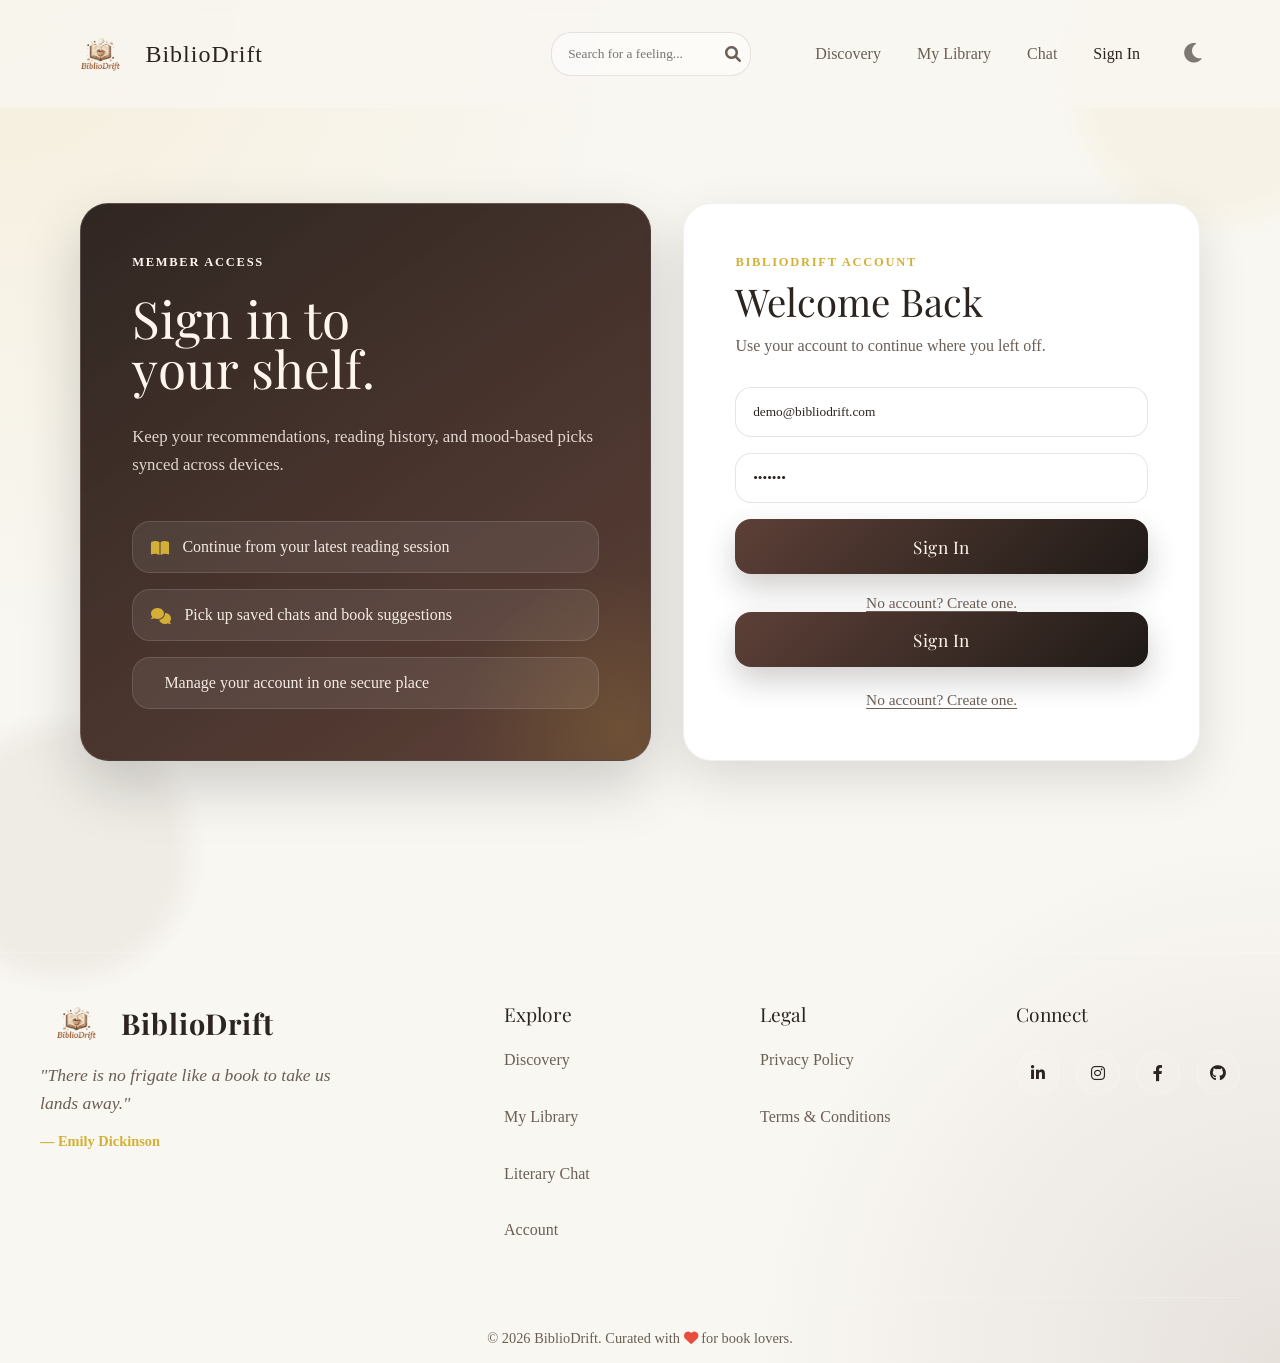
<file: frontend/pages/auth.html>
<!DOCTYPE html>
<html lang="en">

<head>
    <meta charset="UTF-8">
    <script>
        (function () {
            const theme = localStorage.getItem('bibliodrift_theme');
            if (theme === 'night') {
                document.documentElement.setAttribute('data-theme', 'night');
            }
        })();
    </script>
    <meta name="viewport" content="width=device-width, initial-scale=1.0">
    <title>Auth | BiblioDrift</title>
    <link rel="stylesheet" href="../css/style.css">
    <link rel="stylesheet" href="../css/style-responsive.css">
    <link href="https://fonts.googleapis.com/css2?family=Playfair+Display:wght@600&family=Georgia&display=swap"
        rel="stylesheet">
    <link rel="stylesheet" href="https://cdnjs.cloudflare.com/ajax/libs/font-awesome/6.0.0/css/all.min.css">
    <style>
        body.auth-page {
            background:
                radial-gradient(circle at top left, rgba(212, 175, 55, 0.12), transparent 34%),
                radial-gradient(circle at bottom right, rgba(93, 64, 55, 0.12), transparent 28%),
                var(--bg-color);
        }

        body.auth-page::before,
        body.auth-page::after {
            content: "";
            position: fixed;
            inset: auto;
            pointer-events: none;
            z-index: 0;
            border-radius: 50%;
            filter: blur(10px);
            opacity: 0.7;
        }

        body.auth-page::before {
            width: 18rem;
            height: 18rem;
            top: -4rem;
            right: -5rem;
            background: rgba(212, 175, 55, 0.08);
        }

        body.auth-page::after {
            width: 16rem;
            height: 16rem;
            bottom: -5rem;
            left: -4rem;
            background: rgba(93, 64, 55, 0.08);
        }

        body.auth-page main.auth-main {
            position: relative;
            z-index: 1;
            max-width: none;
            min-height: calc(100vh - 120px);
            display: flex;
            align-items: center;
            justify-content: center;
            padding: 2rem 4rem 4rem;
        }

        .auth-shell {
            width: min(1120px, 100%);
            display: grid;
            grid-template-columns: minmax(0, 1.05fr) minmax(360px, 0.95fr);
            gap: 2rem;
            align-items: stretch;
        }

        .auth-intro {
            position: relative;
            overflow: hidden;
            padding: clamp(2rem, 4vw, 3.5rem);
            border-radius: 28px;
            background:
                linear-gradient(145deg, rgba(44, 36, 32, 0.92), rgba(93, 64, 55, 0.85)),
                var(--wood-dark);
            color: #fff7ef;
            box-shadow: 0 24px 60px rgba(0, 0, 0, 0.18);
            border: 1px solid rgba(255, 255, 255, 0.12);
            display: flex;
            flex-direction: column;
            justify-content: space-between;
            min-height: 100%;
        }

        .auth-intro::after {
            content: "";
            position: absolute;
            inset: auto -8rem -8rem auto;
            width: 20rem;
            height: 20rem;
            border-radius: 50%;
            background: radial-gradient(circle, rgba(212, 175, 55, 0.16), transparent 70%);
        }

        .auth-eyebrow,
        .auth-kicker {
            letter-spacing: 0.14em;
            text-transform: uppercase;
            font-size: 0.78rem;
            font-weight: 700;
        }

        .auth-intro h1 {
            margin-top: 0.85rem;
            max-width: 10ch;
            font-size: clamp(2.25rem, 4vw, 4.25rem);
            line-height: 0.98;
        }

        .auth-copy {
            margin-top: 1.25rem;
            max-width: 34rem;
            font-size: 1.05rem;
            line-height: 1.7;
            color: rgba(255, 247, 239, 0.84);
        }

        .auth-highlights {
            list-style: none;
            margin-top: 2rem;
            display: grid;
            gap: 1rem;
            position: relative;
            z-index: 1;
        }

        .auth-highlights li {
            display: flex;
            align-items: flex-start;
            gap: 0.85rem;
            padding: 1rem 1.1rem;
            border-radius: 18px;
            background: rgba(255, 255, 255, 0.08);
            border: 1px solid rgba(255, 255, 255, 0.12);
            color: rgba(255, 247, 239, 0.93);
        }

        .auth-highlights i {
            margin-top: 0.1rem;
            color: var(--accent-gold);
            flex-shrink: 0;
        }

        .auth-container {
            width: 100%;
            max-width: none;
            margin: 0;
            padding: clamp(2rem, 4vw, 3.25rem);
            border-radius: 28px;
            text-align: left;
            background: var(--book-bg);
            backdrop-filter: blur(14px);
            box-shadow: 0 18px 50px rgba(0, 0, 0, 0.12);
            border: 1px solid rgba(0, 0, 0, 0.06);
        }

        .auth-kicker {
            color: var(--accent-gold);
        }

        #authTitle {
            margin-top: 0.7rem;
            font-size: clamp(2rem, 3vw, 2.6rem);
            line-height: 1.05;
        }

        .auth-subtitle {
            margin-top: 0.75rem;
            color: var(--text-muted);
            line-height: 1.6;
        }

        #authForm {
            margin-top: 1.75rem;
            display: grid;
            gap: 1rem;
        }

        #nameField {
            display: none;
        }

        .input-group {
            margin: 0;
        }

        .auth-input {
            width: 100%;
            min-height: 3.5rem;
            padding: 1rem 1.05rem;
            border: 1px solid var(--input-border);
            border-radius: 16px;
            background: var(--input-bg);
            font-family: "Georgia", serif;
            color: var(--text-main);
            transition: border-color 0.25s ease, box-shadow 0.25s ease, transform 0.25s ease, background-color 0.25s ease;
        }

        .auth-input::placeholder {
            color: color-mix(in srgb, var(--text-muted) 70%, transparent);
        }

        .auth-input:focus {
            outline: none;
            background: var(--book-bg);
            border-color: rgba(212, 175, 55, 0.55);
            box-shadow: 0 0 0 4px rgba(212, 175, 55, 0.16);
            transform: translateY(-1px);
        }

        .auth-btn {
            width: 100%;
            min-height: 3.65rem;
            padding: 1rem 1.2rem;
            border: none;
            border-radius: 16px;
            cursor: pointer;
            background: linear-gradient(135deg, var(--wood-dark), #1f1a17);
            color: #fff7ef;
            font-family: 'Playfair Display', serif;
            font-size: 1.08rem;
            letter-spacing: 0.03em;
            box-shadow: 0 14px 30px rgba(44, 36, 32, 0.22);
            transition: transform 0.2s ease, box-shadow 0.2s ease, filter 0.2s ease;
        }

        .auth-btn:hover {
            transform: translateY(-1px);
            box-shadow: 0 18px 34px rgba(44, 36, 32, 0.28);
            filter: brightness(1.04);
        }

        .auth-footer {
            margin-top: 1.25rem;
            text-align: center;
        }

        .toggle-link {
            display: inline-flex;
            color: var(--text-muted);
            font-size: 0.96rem;
            cursor: pointer;
            text-decoration: underline;
            text-underline-offset: 0.2em;
        }

        @media (max-width: 900px) {
            body.auth-page main.auth-main {
                padding: 1.5rem 1rem 2.5rem;
            }

            .auth-shell {
                grid-template-columns: 1fr;
            }

            .auth-intro {
                order: 2;
                min-height: auto;
            }

            .auth-container {
                order: 1;
            }
        }

        @media (max-width: 560px) {
            body.auth-page main.auth-main {
                padding-inline: 0.75rem;
            }

            .auth-intro,
            .auth-container {
                border-radius: 22px;
            }

            .auth-highlights li {
                padding: 0.9rem 0.95rem;
            }
        }
    </style>
    <link rel="icon" href="../assets/images/biblioDrift_favicon.png" type="image/png">
    <!-- PWA -->
    <link rel="manifest" href="../manifest.json">
    <meta name="theme-color" content="#2c2420">
    <meta name="apple-mobile-web-app-capable" content="yes">
    <meta name="apple-mobile-web-app-status-bar-style" content="black-translucent">
    <meta name="apple-mobile-web-app-title" content="BiblioDrift">
    <link rel="apple-touch-icon" href="../assets/images/biblioDrift_favicon.png">
</head>

<body class="auth-page">
    <header>
        <a href="index.html" class="logo">
            <img style="height: 40px" src="../assets/images/biblioDrift_favicon.png" alt="BiblioDrift Logo"> BiblioDrift
        </a>
        <div class="header-controls">
            <div class="search-bar">
                <input type="text" id="searchInput" class="search-input" placeholder="Search for a feeling...">
                <i class="fa-solid fa-search search-icon"></i>
            </div>
            <nav class="nav-links">
                <div class="tooltip">
                    <a href="index.html">Discovery</a>
                    <span class="tooltip-text"><i class="fa-solid fa-wand-magic-sparkles"></i> Explore books</span>
                </div>
                <div class="tooltip">
                    <a href="library.html">My Library</a>
                    <span class="tooltip-text"><i class="fa-solid fa-book"></i> My Library</span>
                </div>
                <div class="tooltip">
                    <a href="chat.html">Chat</a>
                    <span class="tooltip-text"><i class="fa-solid fa-comments"></i> Chat</span>
                </div>
                <div class="tooltip">
                    <a href="auth.html" class="active">Sign In</a>
                    <span class="tooltip-text"><i class="fa-solid fa-key"></i> Access account</span>
                </div>
            </nav>
            <button id="themeToggle" class="btn-icon" title="Toggle Theme">
                <i class="fa-solid fa-moon"></i>
            </button>
        </div>
    </header>

    <main class="auth-main">
        <section class="auth-shell">
            <aside class="auth-intro" aria-label="Authentication benefits">
                <p class="auth-eyebrow">Member access</p>
                <h1>Sign in to your shelf.</h1>
                <p class="auth-copy">
                    Keep your recommendations, reading history, and mood-based picks synced across devices.
                </p>
                <ul class="auth-highlights">
                    <li><i class="fa-solid fa-book-open"></i> Continue from your latest reading session</li>
                    <li><i class="fa-solid fa-comments"></i> Pick up saved chats and book suggestions</li>
                    <li><i class="fa-solid fa-shield-heart"></i> Manage your account in one secure place</li>
                </ul>
            </aside>

            <div class="auth-container">
                <p class="auth-kicker">BiblioDrift account</p>
                <h2 id="authTitle">Welcome Back</h2>
                <p class="auth-subtitle">Use your account to continue where you left off.</p>

                <form id="authForm" data-mode="login" onsubmit="handleAuth(event)">
                    <div id="nameField">
                        <input type="text" id="username" class="auth-input" placeholder="Full Name" autocomplete="name">
                    </div>

                    <div class="input-group">
                        <input type="email" id="email" class="auth-input" placeholder="Email Address" value="demo@bibliodrift.com" required autocomplete="email">
                    </div>

                    <div class="input-group">
                        <input type="password" id="password" class="auth-input" placeholder="Password" value="demo123" required autocomplete="current-password">
                    </div>

                    <button type="submit" id="submitBtn" class="auth-btn">
                        Sign In
                    </button>
                </form>

                <div class="auth-footer">
                    <span id="toggleText" class="toggle-link">
                        No account? Create one.
                    </span>
                </div>
                
                <!-- 
                    =============================================================
                    SECURITY COMPLIANCE: CSRF TOKEN FIELD
                    =============================================================
                    This hidden input is dynamically populated with a one-time 
                    security token provided by the backend. It protects against
                    Cross-Site Request Forgery attacks by ensuring that the 
                    form submission originated from this specific application 
                    instance.
                    =============================================================
                -->
                <input type="hidden" id="csrf_token" name="csrf_token" value="">
                
                <!-- Primary Action Button -->
                <button type="submit" id="submitBtn" class="auth-btn">
                    Sign In
                </button>
            </form>
            
            <!-- Mode Toggle Link -->
            <div class="auth-footer" style="margin-top: 1.5rem;">
                <span id="toggleText" class="toggle-link">
                    No account? Create one.
                </span>
            </div>
        </section>
    </main>

    <script src="../js/config.js"></script>
    <script src="../js/footer.js"></script>
    <script src="../js/app.js"></script>
    <script src="../script/header-scroll.js"></script>
    <script>
        const toggleText = document.getElementById('toggleText');
        const authForm = document.getElementById('authForm');
        const authTitle = document.getElementById('authTitle');
        const nameField = document.getElementById('nameField');
        const submitBtn = document.getElementById('submitBtn');
        const passwordInput = document.getElementById('password');

        if (toggleText) {
            toggleText.addEventListener('click', () => {
                const isLogin = authForm.dataset.mode !== 'register';
                if (isLogin) {
                    authForm.dataset.mode = 'register';
                    authTitle.textContent = 'Create Account';
                    nameField.style.display = 'block';
                    submitBtn.textContent = 'Sign Up';
                    toggleText.textContent = 'Already have an account? Sign in.';
                    passwordInput.autocomplete = 'new-password';
                } else {
                    authForm.dataset.mode = 'login';
                    authTitle.textContent = 'Welcome Back';
                    nameField.style.display = 'none';
                    submitBtn.textContent = 'Sign In';
                    toggleText.textContent = 'No account? Create one.';
                    passwordInput.autocomplete = 'current-password';
                }
            });
        }
    </script>
    <script src="../js/pwa.js"></script>
    <script>
        /**
         * ==============================================================================
         * CSRF INITIALIZATION LOGIC
         * ==============================================================================
         * On document load, we query the backend's CSRF endpoint to retrieve a 
         * fresh security token. This token is then stored in the hidden form 
         * field and utilized in the 'handleAuth' submission headers.
         * ==============================================================================
         */
        document.addEventListener('DOMContentLoaded', async () => {
            try {
                // We use MOOD_API_BASE from config.js
                const response = await fetch(`${MOOD_API_BASE}/csrf-token`, {
                    method: 'GET',
                    credentials: 'include'
                });
                
                if (response.ok) {
                    const result = await response.json();
                    const token = result.data?.csrf_token;
                    
                    if (token) {
                        const csrfInput = document.getElementById('csrf_token');
                        if (csrfInput) {
                            csrfInput.value = token;
                            if (window.IS_DEV) console.log('[Security] CSRF Token initialized successfully.');
                        }
                    }
                } else {
                    console.error('[Security] Failed to fetch CSRF token from backend.');
                }
            } catch (error) {
                console.error('[Security] Network error while fetching security token:', error);
            }
        });
    </script>
</body>

</html>
</file>
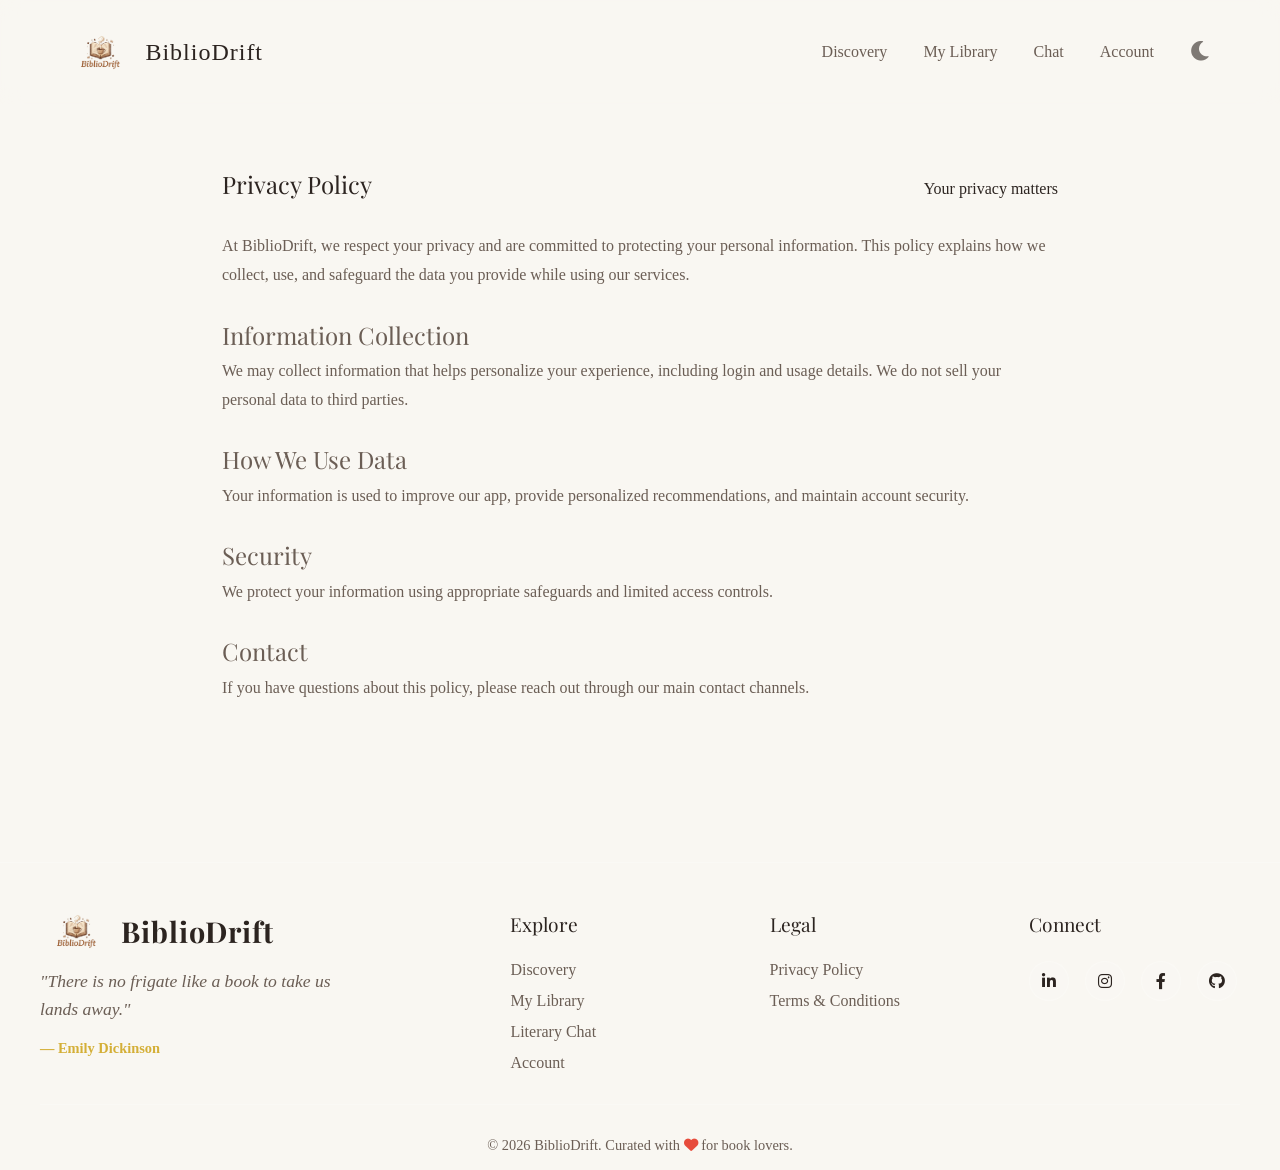
<file: frontend/pages/privacy-policy.html>
<!DOCTYPE html>
<html lang="en">

<head>
  <meta charset="UTF-8" />
  <script>
      (function () {
          const theme = localStorage.getItem('bibliodrift_theme');
          if (theme === 'night') {
              document.documentElement.setAttribute('data-theme', 'night');
          }
      })();
  </script>
  <meta name="viewport" content="width=device-width, initial-scale=1.0" />
  <title>Privacy Policy | BiblioDrift</title>
  <link rel="stylesheet" href="../css/style.css" />
  <link rel="stylesheet" href="https://cdnjs.cloudflare.com/ajax/libs/font-awesome/6.0.0/css/all.min.css" />
  <link rel="preconnect" href="https://fonts.googleapis.com" />
  <link rel="preconnect" href="https://fonts.gstatic.com" crossorigin />
  <link href="https://fonts.googleapis.com/css2?family=Playfair+Display:ital,wght@0,400;0,600&family=Georgia&display=swap" rel="stylesheet" />
</head>

<body>
  <header>
    <a href="index.html" class="logo">
      <img style="height: 40px" src="../assets/images/biblioDrift_favicon.png" alt="BiblioDrift Logo"> BiblioDrift
    </a>
    <div class="header-controls">
      <nav class="nav-links">
        <div class="tooltip">
          <a href="index.html">Discovery</a>
          <span class="tooltip-text"><i class="fa-solid fa-wand-magic-sparkles"></i> Explore books</span>
        </div>
        <div class="tooltip">
          <a href="library.html">My Library</a>
          <span class="tooltip-text"><i class="fa-solid fa-book"></i> My Library</span>
        </div>
        <div class="tooltip">
          <a href="chat.html">Chat</a>
          <span class="tooltip-text"><i class="fa-solid fa-comments"></i> Chat</span>
        </div>
        <div class="tooltip">
          <a href="auth.html">Account</a>
          <span class="tooltip-text"><i class="fa-solid fa-key"></i> Access account</span>
        </div>
      </nav>
      <button id="themeToggle" class="btn-icon" title="Toggle Theme">
        <i class="fa-solid fa-moon"></i>
      </button>
    </div>
  </header>

  <main style="max-width: 900px; margin: 4rem auto; padding: 0 2rem;">
    <section class="curated-section">
      <div class="section-header">
        <h1>Privacy Policy</h1>
        <span><i class="fa-solid fa-shield-halved"></i> Your privacy matters</span>
      </div>
      <div style="margin-top: 2rem; line-height: 1.8; color: var(--text-muted);">
        <p>At BiblioDrift, we respect your privacy and are committed to protecting your personal information. This policy explains how we collect, use, and safeguard the data you provide while using our services.</p>
        <h2 style="margin-top: 1.5rem;">Information Collection</h2>
        <p>We may collect information that helps personalize your experience, including login and usage details. We do not sell your personal data to third parties.</p>
        <h2 style="margin-top: 1.5rem;">How We Use Data</h2>
        <p>Your information is used to improve our app, provide personalized recommendations, and maintain account security.</p>
        <h2 style="margin-top: 1.5rem;">Security</h2>
        <p>We protect your information using appropriate safeguards and limited access controls.</p>
        <h2 style="margin-top: 1.5rem;">Contact</h2>
        <p>If you have questions about this policy, please reach out through our main contact channels.</p>
      </div>
    </section>
  </main>

  <script src="../js/config.js"></script>
  <script src="../js/footer.js"></script>
  <script src="../js/app.js"></script>
  <script src="../script/header-scroll.js"></script>
</body>

</html>
</file>
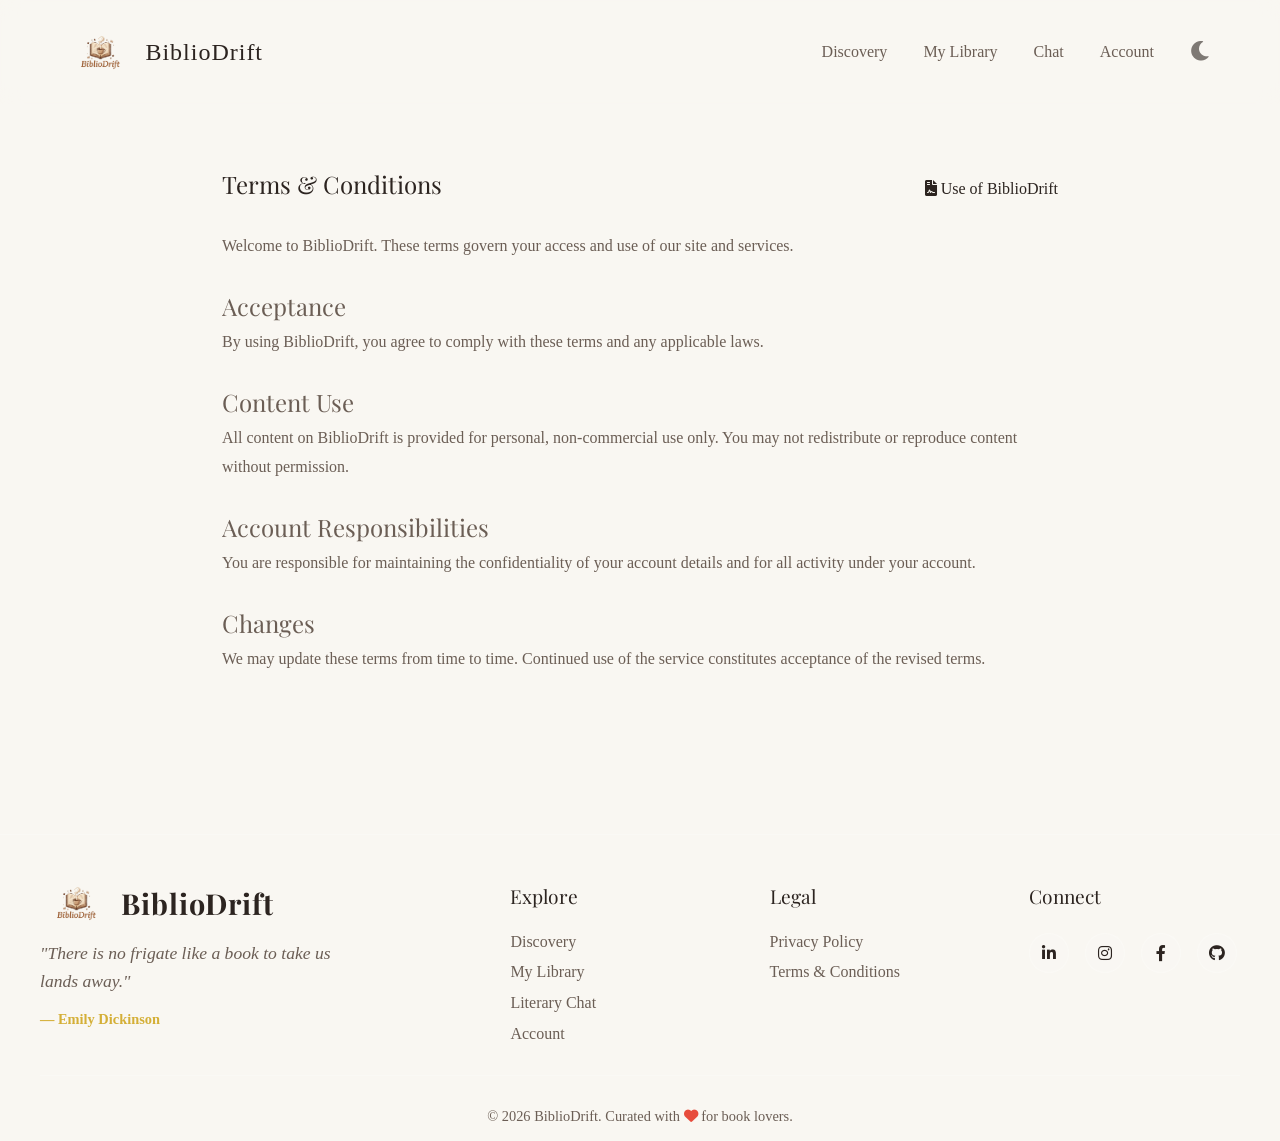
<file: frontend/pages/terms-and-conditions.html>
<!DOCTYPE html>
<html lang="en">

<head>
  <meta charset="UTF-8" />
  <script>
      (function () {
          const theme = localStorage.getItem('bibliodrift_theme');
          if (theme === 'night') {
              document.documentElement.setAttribute('data-theme', 'night');
          }
      })();
  </script>
  <meta name="viewport" content="width=device-width, initial-scale=1.0" />
  <title>Terms & Conditions | BiblioDrift</title>
  <link rel="stylesheet" href="../css/style.css" />
  <link rel="stylesheet" href="https://cdnjs.cloudflare.com/ajax/libs/font-awesome/6.0.0/css/all.min.css" />
  <link rel="preconnect" href="https://fonts.googleapis.com" />
  <link rel="preconnect" href="https://fonts.gstatic.com" crossorigin />
  <link href="https://fonts.googleapis.com/css2?family=Playfair+Display:ital,wght@0,400;0,600&family=Georgia&display=swap" rel="stylesheet" />
</head>

<body>
  <header>
    <a href="index.html" class="logo">
      <img style="height: 40px" src="../assets/images/biblioDrift_favicon.png" alt="BiblioDrift Logo"> BiblioDrift
    </a>
    <div class="header-controls">
      <nav class="nav-links">
        <div class="tooltip">
          <a href="index.html">Discovery</a>
          <span class="tooltip-text"><i class="fa-solid fa-wand-magic-sparkles"></i> Explore books</span>
        </div>
        <div class="tooltip">
          <a href="library.html">My Library</a>
          <span class="tooltip-text"><i class="fa-solid fa-book"></i> My Library</span>
        </div>
        <div class="tooltip">
          <a href="chat.html">Chat</a>
          <span class="tooltip-text"><i class="fa-solid fa-comments"></i> Chat</span>
        </div>
        <div class="tooltip">
          <a href="auth.html">Account</a>
          <span class="tooltip-text"><i class="fa-solid fa-key"></i> Access account</span>
        </div>
      </nav>
      <button id="themeToggle" class="btn-icon" title="Toggle Theme">
        <i class="fa-solid fa-moon"></i>
      </button>
    </div>
  </header>

  <main style="max-width: 900px; margin: 4rem auto; padding: 0 2rem;">
    <section class="curated-section">
      <div class="section-header">
        <h1>Terms &amp; Conditions</h1>
        <span><i class="fa-solid fa-file-contract"></i> Use of BiblioDrift</span>
      </div>
      <div style="margin-top: 2rem; line-height: 1.8; color: var(--text-muted);">
        <p>Welcome to BiblioDrift. These terms govern your access and use of our site and services.</p>
        <h2 style="margin-top: 1.5rem;">Acceptance</h2>
        <p>By using BiblioDrift, you agree to comply with these terms and any applicable laws.</p>
        <h2 style="margin-top: 1.5rem;">Content Use</h2>
        <p>All content on BiblioDrift is provided for personal, non-commercial use only. You may not redistribute or reproduce content without permission.</p>
        <h2 style="margin-top: 1.5rem;">Account Responsibilities</h2>
        <p>You are responsible for maintaining the confidentiality of your account details and for all activity under your account.</p>
        <h2 style="margin-top: 1.5rem;">Changes</h2>
        <p>We may update these terms from time to time. Continued use of the service constitutes acceptance of the revised terms.</p>
      </div>
    </section>
  </main>

  <script src="../js/config.js"></script>
  <script src="../js/footer.js"></script>
  <script src="../js/app.js"></script>
  <script src="../script/header-scroll.js"></script>
</body>

</html>
</file>
<file: frontend/css/style.css>
:root {
    /* Fix: WCAG AA Contrast Floor - Issue #534 */
.glass-panel,
.book-tooltip,
.book-detail-modal,
[class*="glass"] {
    background: rgba(0, 0, 0, 0.45) !important;
    backdrop-filter: blur(12px);
    -webkit-backdrop-filter: blur(12px);
}
    /* Day Theme (Default) */
    --bg-color: #f9f7f2;
    --header-bg: rgba(249, 247, 242, 0.8);
    --text-main: #2c2420;
    --text-muted: #6b5e55;
    --accent-gold: #d4af37;
    --wood-dark: #5d4037;
    --wood-light: #8d6e63;
    --glass-bg: rgba(255, 255, 255, 0.1);
    --glass-border: rgba(255, 255, 255, 0.2);
    --shadow-soft: 0 10px 30px rgba(0, 0, 0, 0.05);
    --input-bg: rgba(255, 255, 255, 0.5);
    --input-border: rgba(0, 0, 0, 0.1);
    --book-bg: #fff;
    --paper-color: #fffdf9;

    /* Vibe Colors */
    --vibe-mystery: #78909c;
    --vibe-romance: #ef9a9a;
    --vibe-classic: #a1887f;

    /* Dimensions */
    --book-width: 160px;
    --book-height: 240px;
    --book-thick: 40px;
}

[data-theme="night"] {
    /* Night Theme (Dark Wood) */
    --bg-color: #1e1a18;
    --header-bg: rgba(30, 26, 24, 0.85);
    --text-main: #e0d5cb;
    --text-muted: #a89a8e;
    --accent-gold: #fccb4e;
    --wood-dark: #3e2723;
    --wood-light: #5d4037;
    --glass-bg: rgba(0, 0, 0, 0.3);
    --glass-border: rgba(255, 255, 255, 0.05);
    --shadow-soft: 0 10px 40px rgba(0, 0, 0, 0.4);
    --input-bg: rgba(0, 0, 0, 0.2);
    --input-border: rgba(255, 255, 255, 0.1);
    --book-bg: #2c2420;
    --paper-color: #e0d5cb;
}

* {
    box-sizing: border-box;
    margin: 0;
    padding: 0;
}

html {
    scroll-behavior: smooth;
    transition: background-color 0.4s ease, color 0.4s ease;
}

body {
    background-color: var(--bg-color);
    color: var(--text-main);
    font-family: "Georgia", serif;
    /* Classic serif for books */
    overflow-x: hidden;
    min-height: 100vh;
    transition: background-color 0.4s ease, color 0.4s ease, border-color 0.4s ease, box-shadow 0.4s ease;
}

/* Explicit night-mode overrides — bulletproof fallback */
[data-theme="night"] body,
html[data-theme="night"],
html[data-theme="night"] body {
    background-color: #1e1a18 !important;
    color: #fff5f5 !important;
}

[data-theme="night"] header {
    background: rgba(30, 26, 24, 0.85) !important;
}

[data-theme="night"] .search-input,
[data-theme="night"] input {
    background: rgba(0, 0, 0, 0.2) !important;
    color: #e0d5cb !important;
    border-color: rgba(255, 255, 255, 0.1) !important;
}


/* Global Wooden Scrollbar Styling */
::-webkit-scrollbar {
    width: 12px;
}

::-webkit-scrollbar-track {
    background: var(--bg-color);
}

::-webkit-scrollbar-thumb {
    background: linear-gradient(180deg, var(--wood-dark), var(--wood-light));
    border-radius: 6px;
    border: 2px solid var(--bg-color);
}

::-webkit-scrollbar-thumb:hover {
    background: linear-gradient(180deg, var(--wood-light), var(--wood-dark));
    box-shadow: inset 0 0 6px rgba(0, 0, 0, 0.3);
}

h1,
h2,
h3 {
    font-weight: normal;
    font-family: "Playfair Display", serif;
    /* Elegant headings */
}

/* --- Layout --- */
header {
    padding: 2rem 4rem;
    display: flex;
    justify-content: space-between;
    align-items: center;
    position: sticky;
    top: 0;
    z-index: 100;
    background: var(--header-bg);
    backdrop-filter: blur(10px);
    transition: background-color 0.4s ease, color 0.4s ease, backdrop-filter 0.4s ease;
}

.header-controls {
    display: flex;
    align-items: center;
    gap: 2rem;
}

.search-bar {
    position: relative;
    display: flex;
    align-items: center;
}

.search-input {
    background: var(--input-bg);
    border: 1px solid var(--input-border);
    padding: 0.5rem 1rem;
    border-radius: 20px;
    font-family: "Georgia", serif;
    width: 200px;
    transition: all 0.4s ease;
    outline: none;
    color: var(--text-main);
}

.search-input:focus {
    background: var(--book-bg);
    width: 300px;
    box-shadow: var(--shadow-soft);
}

.search-icon {
    position: absolute;
    right: 10px;
    color: var(--text-muted);
    cursor: pointer;
    transition: color 0.3s ease;
}

.search-icon:hover {
    color: var(--text-main);
}

.logo {
    font-size: 1.5rem;
    letter-spacing: 1px;
    color: var(--text-main);
    text-decoration: none;
    display: flex;
    align-items: center;
    gap: 0.5rem;
}

.nav-links a {
    text-decoration: none;
    color: var(--text-muted);
    margin-left: 2rem;
    transition: color 0.3s ease;
}

.nav-links a:hover,
.nav-links a.active {
    color: var(--text-main);
}

/* === ANIMATED HOVER TOOLTIPS FOR NAVIGATION (NEW) === */
.tooltip {
    position: relative;
    display: inline-block;
}

.tooltip-text {
    position: absolute;
    left: 50%;
    bottom: calc(100% + 8px);
    transform: translateX(-50%) scale(0.95) translateY(6px);
    padding: 10px 14px;
    background: #fffaf3;
    color: #2b2b2b;
    font-size: 13px;
    font-weight: 500;
    white-space: nowrap;
    border-radius: 10px;
    box-shadow: 0 8px 20px rgba(0, 0, 0, 0.15);
    border: 1px solid rgba(0, 0, 0, 0.08);
    opacity: 0;
    visibility: hidden;
    pointer-events: none;
    transition: all 0.25s ease;
    z-index: 9999;
}

.tooltip-text::after {
    content: "";
    position: absolute;
    top: 100%;
    left: 50%;
    transform: translateX(-50%) rotate(45deg);
    width: 12px;
    height: 12px;
    background: #fffaf3;
    border-left: 1px solid rgba(0, 0, 0, 0.08);
    border-bottom: 1px solid rgba(0, 0, 0, 0.08);
}

.tooltip:hover .tooltip-text {
    opacity: 1;
    visibility: visible;
    transform: translateX(-40%) scale(1) translateY(0);
}

.tooltip-text i {
    margin-right: 5px;
    color: var(--accent-gold);
}

main {
    padding: 2rem 4rem;
    max-width: 1400px;
    margin: 0 auto;
    width: 100%;
    overflow-x: hidden;
}

/* --- Hero --- */
.hero {
    text-align: center;
    padding: 6rem 1rem;
    animation: heroFade 1s ease-out;
}

@keyframes heroFade {
    from {
        opacity: 0;
        transform: translateY(15px);
    }

    to {
        opacity: 1;
        transform: translateY(0);
    }
}


.hero h1 {
    font-size: clamp(2.5rem, 8vw, 4.5rem);
    margin-bottom: 1.5rem;
    font-style: italic;
    line-height: 1.2;
    letter-spacing: 0.5px;
    text-shadow: 2px 2px 4px rgba(0, 0, 0, 0.2);
}

.hero p {
    color: var(--text-muted);
    font-size: 1.2rem;
    line-height: 1.8;
    max-width: 55ch;
    margin: 0 auto;
}

/* --- Curated Tables (Horizontal Scroll) --- */
.curated-section {
    margin-bottom: 6rem;
    width: 100%;
    overflow-x: hidden;
}

.section-header {
    margin-: 0 1rem 0.5rem 1rem;
    display: flex;
    justify-content: space-between;
    align-items: baseline;
    flex-wrap: wrap;
    gap: 1rem
    justify-content: space-between;
    align-items: baseline;
}

.curated-row {
    display: flex;
    gap: 3rem;
    padding: 2rem 1rem;
    overflow-x: auto;
    overflow-y: hidden;
    /* Allow horizontal scrolling on mobile */
    perspective: 1000px;
    -webkit-overflow-scrolling: touch;
    scroll-behavior: smooth;
    flex-wrap: nowrap;
}

/* --- 3D Book Component --- */
.book-scene {
    width: var(--book-width);
    height: var(--book-height);
    perspective: 1000px;
    cursor: pointer;
    flex-shrink: 0;
    min-width: var(--book-width);
}

.book {
    width: 100%;
    height: 100%;
    position: relative;
    transform-style: preserve-3d;
    /* Bouncy cozy feel */
    transform-origin: center center -20px;
    /* Pivot inside the book */
    animation: floatIn 0.8s ease-out backwards;
}

@keyframes floatIn {
    from {
        opacity: 0;
        transform: translateY(50px) scale(0.9);
    }

    to {
        opacity: 1;
        transform: translateY(0) scale(1);
    }
}

.book.flipped {
    transform: rotateY(180deg) scale(1.2) translateZ(50px);
    /* Expand and bring closer */
    z-index: 100;
}

/* Book Faces */
.book__face {
    position: absolute;
    width: 100%;
    height: 100%;
    backface-visibility: hidden;
    /* Hide back when front is clear */
    border-radius: 4px 8px 8px 4px;
    box-shadow: 5px 5px 15px rgba(0, 0, 0, 0.15);
}

.book__face--front {
    background: var(--book-bg);
    transform: rotateY(0deg);
    z-index: 2;
}

.book__face--front img {
    width: 100%;
    height: 100%;
    object-fit: cover;
    border-radius: 4px 8px 8px 4px;
}

.book__face--back {
    transform: rotateY(180deg);
    background: var(--paper-color);
    /* Paper color */
    padding: 1.5rem;
    display: flex;
    flex-direction: column;
    justify-content: space-between;
    border: 1px solid var(--glass-border);
    z-index: 1;
    color: #2c2420;
    /* Keep text dark for paper feel even in night mode */
}

/* The Spine */
.book__face--spine {
    position: absolute;
    width: var(--book-thick);
    height: 100%;
    left: 0;
    top: 0;
    transform: rotateY(-90deg) translateZ(calc(var(--book-thick) / 2));
}

/* Improved 3D Box Model */
/* Re-defining .book for proper thickness volume */
.book {
    transform-origin: center center -20px;
    /* Pivot inside the book */
}

.book__face--front {
    transform: translateZ(20px);
}

.book__face--back {
    transform: rotateY(180deg) translateZ(20px);
}

.book__face--spine {
    width: 40px;
    height: 100%;
    background: #333;
    /* Default spine color */
    transform: rotateY(-90deg) translateZ(20px);
    /* Adjust positioning to be flush left of front face */
    left: -20px;
    /* Half thickness */
}

.book__face--right {
    /* Pages */
    width: 40px;
    height: 100%;
    background: linear-gradient(to right, #fff, #f0f0f0 20%, #fff 40%);
    transform: rotateY(90deg) translateZ(140px);
    /* Width - half thickness */
    left: auto;
    right: -20px;
}

/* Hover Effect: Pull out */
.book-scene:hover .book:not(.flipped) {
    transform: translateZ(30px) translateY(-10px) rotateY(-10deg);
}

/* Glassmorphism Overlay (Quick view) */
.glass-overlay {
    position: absolute;
    bottom: 10px;
    left: 10px;
    right: 10px;
    background: rgba(255, 255, 255, 0.7);
    backdrop-filter: blur(8px);
    padding: 0.5rem;
    border-radius: 6px;
    opacity: 0;
    transform: translateY(10px);
    transition: all 0.3s ease;
    pointer-events: none;
    /* Let clicks pass to book */
}

.book-scene:hover .glass-overlay {
    opacity: 1;
    transform: translateY(0);
}

/* Back of book content */
.handwritten-note {
    font-family: "Courier New", Courier, monospace;
    /* Placeholder for handwriting font */
    color: var(--text-muted);
    font-size: 0.9rem;
    line-height: 1.4;
    background: #fffdc2;
    padding: 10px;
    transform: rotate(-2deg);
    box-shadow: 2px 2px 5px rgba(0, 0, 0, 0.1);
    margin-bottom: 1rem;
}

/* Read details Button */
.read-details-btn {
    background-color: #3e2723; 
    color: #fffdf9;
    border: 1px solid var(--accent-gold);
    padding: 6px 16px; 
    border-radius: 6px;
    font-family: 'Playfair Display', 'Georgia', serif;
    font-size: 0.82rem;
    cursor: pointer;
    display: flex;
    align-items: center;
    justify-content: center;
    gap: 6px; 
    margin: 8px auto 14px auto;
    width: 96%; 
    box-shadow: 0 3px 6px rgba(0, 0, 0, 0.15);
    transition: background-color 0.2s ease-in-out;
    white-space: nowrap; 
}

.read-details-btn:hover {
    background-color: #5d4037;
}

.book__face--back .book-actions {
    justify-content: space-around;
    padding: 0 10px;
    width: 100%;
    margin-bottom: -6px;
}

.book-actions {
    display: flex;
    gap: 0.35rem;
    justify-content: center;
    align-items: center;
    width: 100%;
}

.btn-icon {
    border: none;
    background: none;
    cursor: pointer;
    font-size: 1rem;
    padding: 0.15rem 0.25rem;
    opacity: 0.6;
    transition: opacity 0.2s, transform 0.12s;
}

.btn-icon:hover {
    opacity: 1;
    transform: scale(1.08);
}

/* --- Virtual Shelves --- */
.shelves-container {
    width: 100%;
    overflow-x: hidden;
    display: flex;
    flex-direction: column;
    gap: 4rem;
    padding: 2rem 0;
}

.shelf-row {
    position: relative;
    padding: 0 2rem 1.5rem 2rem;
    /* Realistic Wood Texture Gradient */
    background:
        repeating-linear-gradient(90deg,
            transparent 0,
            transparent 4px,
            rgba(0, 0, 0, 0.02) 5px,
            transparent 10px),
        linear-gradient(to bottom, #5d4037 0%, #3e2723 100%);
    border-bottom: 25px solid #281a15;
    /* Thicker front lip */
    border-radius: 4px;
    box-shadow:
        0 20px 20px -10px rgba(0, 0, 0, 0.3),
        inset 0 2px 20px rgba(0, 0, 0, 0.2);
    display: flex;
    align-items: flex-end;
    gap: 1.5rem;
    /* More spacing for expanded books */
    min-height: 280px;
    flex-wrap: nowrap;
    overflow-x: auto;
    -webkit-overflow-scrolling: touch;
}

.shelf-row::after {
    /* Depth shadow on wall behind books */
    content: "";
    position: absolute;
    bottom: 25px;
    /* Above bottom lip */
    left: 0;
    right: 0;
    height: 100%;
    z-index: -1;
    background: linear-gradient(to bottom,
            rgba(0, 0, 0, 0.1),
            rgba(0, 0, 0, 0.4));
    pointer-events: none;
}

.shelf-label {
    position: absolute;
    top: -20px;
    left: 0;
    font-size: 1.2rem;
    color: var(--wood-light);
    font-style: italic;
}

/* --- Mood Analysis Styles --- */

/* Mood Tags on Book Covers */
.mood-tags {
    position: absolute;
    top: 5px;
    left: 5px;
    display: flex;
    flex-direction: column;
    gap: 2px;
}

.mood-tag {
    background: rgba(0, 0, 0, 0.7);
    color: white;
    padding: 2px 6px;
    border-radius: 10px;
    font-size: 0.7rem;
    font-weight: bold;
    text-transform: capitalize;
}

/* Mood-specific colors */
.mood-cozy {
    background: #8d6e63 !important;
}

.mood-dark {
    background: #424242 !important;
}

.mood-mysterious {
    background: #5e35b1 !important;
}

.mood-romantic {
    background: #e91e63 !important;
}

.mood-adventurous {
    background: #ff5722 !important;
}

.mood-melancholy {
    background: #607d8b !important;
}

.mood-uplifting {
    background: #4caf50 !important;
}

.mood-intense {
    background: #f44336 !important;
}

.mood-whimsical {
    background: #9c27b0 !important;
}

.mood-thought-provoking {
    background: #795548 !important;
}

/* Glass overlay mood tags */
.glass-mood-tags {
    margin-top: 0.5rem;
    display: flex;
    gap: 0.25rem;
    flex-wrap: wrap;
}

.glass-mood-tag {
    background: rgba(255, 255, 255, 0.3);
    padding: 1px 4px;
    border-radius: 8px;
    font-size: 0.6rem;
    text-transform: capitalize;
}

/* Back of book mood analysis */
.mood-analysis {
    margin-top: 1rem;
    padding-top: 0.5rem;
    border-top: 1px solid rgba(0, 0, 0, 0.1);
}

.mood-tags-back {
    display: flex;
    gap: 0.25rem;
    flex-wrap: wrap;
    margin-top: 0.25rem;
}

.mood-tag-small {
    background: var(--accent-gold);
    color: white;
    padding: 1px 4px;
    border-radius: 6px;
    font-size: 0.6rem;
    text-transform: capitalize;
}

/* Mood Analysis Modal */
.mood-modal {
    position: fixed;
    top: 0;
    left: 0;
    width: 100%;
    height: 100%;
    background: rgba(0, 0, 0, 0.7);
    display: flex;
    justify-content: center;
    align-items: center;
    z-index: 1000;
    backdrop-filter: blur(5px);
}

.mood-modal-content {
    background: var(--book-bg);
    border-radius: 12px;
    max-width: 500px;
    width: 90%;
    max-height: 80vh;
    overflow-y: auto;
    box-shadow: var(--shadow-soft);
    border: 1px solid var(--glass-border);
    display: flex;
    flex-direction: column;
}

.mood-modal-header {
    padding: 1.5rem;
    border-bottom: 1px solid var(--glass-border);
    display: flex;
    justify-content: space-between;
    align-items: center;
}

.mood-modal-header h3 {
    margin: 0;
    color: var(--text-main);
}

.close-modal {
    background: none;
    border: none;
    font-size: 1.5rem;
    cursor: pointer;
    color: var(--text-muted);
    padding: 0;
    width: 30px;
    height: 30px;
    display: flex;
    align-items: center;
    justify-content: center;
}

.close-modal:hover {
    color: var(--text-main);
}

.mood-modal-body {
    padding: 1.5rem;
}

.mood-section {
    margin-bottom: 1.5rem;
}

.mood-section h4 {
    margin: 0 0 0.5rem 0;
    color: var(--text-main);
    font-size: 1rem;
}

/* Sentiment Bar */
.sentiment-bar {
    width: 100%;
    height: 8px;
    background: #e0e0e0;
    border-radius: 4px;
    overflow: hidden;
    margin: 0.5rem 0;
}

.sentiment-fill {
    height: 100%;
    background: linear-gradient(to right, #f44336, #ff9800, #4caf50);
    transition: width 0.3s ease;
}

/* Large mood tags in modal */
.mood-tags-large {
    display: flex;
    gap: 0.5rem;
    flex-wrap: wrap;
}

.mood-tag-large {
    padding: 0.5rem 1rem;
    border-radius: 20px;
    font-size: 0.9rem;
    font-weight: bold;
    color: white;
    text-transform: capitalize;
}

/* Vibe quote styling */
.vibe-quote {
    background: var(--paper-color);
    padding: 1rem;
    border-radius: 8px;
    font-style: italic;
    color: #2c2420;
    border-left: 4px solid var(--accent-gold);
    margin: 0.5rem 0;
}

/* Mood button in book actions */
.mood-btn {
    color: var(--accent-gold) !important;
}

.mood-btn:hover {
    color: var(--wood-dark) !important;
    transform: scale(1.1);
}

/* Responsive mood modal */
@media (max-width: 768px) {
    .mood-modal-content {
        width: 95%;
        margin: 1rem;
    }

    .mood-tags-large {
        flex-direction: column;
    }

    .mood-tag-large {
        text-align: center;
    }
}

/* Utilities */
.hidden {
    display: none !important;
}

/* --- Constellation View --- */
.constellation-container {
    width: 100%;
    min-height: 600px;
    margin-top: 2rem;
    position: relative;
    border-radius: 12px;
    overflow: hidden;
    animation: fadeIn 0.5s ease;
}

.view-toggles button {
    cursor: pointer;
    transition: all 0.3s ease;
}

.view-toggles .active-view {
    box-shadow: 0 4px 15px rgba(0, 0, 0, 0.2);
    transform: scale(1.05);
}

.fade-in {
    animation: fadeIn 1s ease;
}

@keyframes fadeIn {
    from {
        opacity: 0;
        transform: translateY(10px);
    }

    to {
        opacity: 1;
        transform: translateY(0);
    }
}

/* Theme Toggle Button Enhancement */
#themeToggle {
    font-size: 1.4rem;
    color: var(--text-main);
    cursor: pointer;
    transition:
        transform 0.3s ease,
        color 0.3s ease;
}

#themeToggle:hover {
    transform: rotate(15deg) scale(1.1);
    color: var(--accent-gold);
}


.footer {
    min-height: 120px;
    width: 100%;
    background-color: #222;
    display: flex;
    flex-direction: column;
    justify-content: center;
    align-items: center;
    gap: 1.2rem;
    padding: 2rem 0;
    margin-top: 4rem;
}

.social_icons {
    display: flex;
    gap: 2rem;
    z-index: 999;
}

.social_icons a {
    color: var(--accent-gold);
    font-size: 2rem;
    transition:
        transform 0.3s ease,
        color 0.3s ease;
    text-decoration: none;
}

.social_icons a:hover {
    color: white;
    transform: translateY(-5px);
}

.reading-progress {
    margin-top: 0.75rem;
    opacity: 0.85;
}

.progress-slider {
    width: 100%;
    accent-color: var(--accent-gold);
}

.reading-progress small {
    font-size: 0.7rem;
    opacity: 0.7;
}

/* --- Glass Modal --- */
.glass-modal {
    margin: auto;
    width: 90%;
    max-width: 900px;
    background: transparent;
    border: none;
    padding: 0;
    overflow: visible;
    max-height: 95vh;
}

.glass-modal::backdrop {
    background: rgba(0, 0, 0, 0.4);
    backdrop-filter: blur(5px);
}

.modal-content {
    background: rgba(255, 255, 255, 0.65);
    backdrop-filter: blur(20px);
    -webkit-backdrop-filter: blur(20px);
    border: 1px solid var(--glass-border);
    border-radius: 20px;
    box-shadow: 0 25px 50px -12px rgba(0, 0, 0, 0.25);
    padding: 2.5rem;
    position: relative;
    overflow: hidden;
    overflow-y: auto;
    animation: modalIn 0.4s cubic-bezier(0.175, 0.885, 0.32, 1.275);
    max-height: 90vh;
}

[data-theme="night"] .modal-content {
    background: rgba(30, 26, 24, 0.8);
    border: 1px solid rgba(255, 255, 255, 0.1);
}

@keyframes modalIn {
    from {
        opacity: 0;
        transform: scale(0.9) translateY(20px);
    }

    to {
        opacity: 1;
        transform: scale(1) translateY(0);
    }
}

.close-modal-btn {
    position: absolute;
    top: 1.5rem;
    right: 1.5rem;
    background: var(--glass-bg);
    border: none;
    width: 2.5rem;
    height: 2.5rem;
    border-radius: 50%;
    cursor: pointer;
    font-size: 1.2rem;
    color: var(--text-muted);
    transition: all 0.2s;
    display: flex;
    justify-content: center;
    align-items: center;
    z-index: 10;
}

.close-modal-btn:hover {
    background: var(--accent-gold);
    color: #fff;
    transform: rotate(90deg);
}

.modal-body {
    display: grid;
    grid-template-columns: 300px 1fr;
    gap: 3rem;
}

.modal-media {
    display: flex;
    justify-content: center;
    align-items: center;
}

.modal-media img {
    width: 100%;
    height: auto;
    border-radius: 12px;
    box-shadow: 10px 10px 30px rgba(0, 0, 0, 0.2);
    transform: rotate(-3deg);
    transition: transform 0.3s;
}

.modal-media img:hover {
    transform: rotate(0) scale(1.02);
}

.modal-info {
    display: flex;
    flex-direction: column;
    gap: 1.5rem;
}

.modal-info h2 {
    font-size: 2.5rem;
    line-height: 1.2;
    margin-bottom: 0;
}

.modal-subtitle {
    font-size: 1.2rem;
    color: var(--text-muted);
    font-style: italic;
    margin-top: -1rem;
}

/* AI Insight Box */
.ai-insight-box {
    background: #fdfaf5;
    border: 1px solid rgba(212, 175, 55, 0.2);
    border-left: 4px solid var(--accent-gold);
    padding: 1.2rem 1.5rem;
    border-radius: 12px;
    margin-top: 1.5rem;
    box-shadow: 0 2px 8px rgba(0,0,0,0.03);
}

#modal-ai-note {
    font-family: "Georgia", serif;
    font-style: italic;
    color: #4a3f35 !important; /* Dark brown for high contrast */
    line-height: 1.6;
    font-size: 1.05rem;
    display: block;
}

[data-theme="night"] .ai-insight-box {
    background: linear-gradient(135deg,
            rgba(255, 255, 255, 0.05),
            rgba(0, 0, 0, 0.2));
}

.ai-insight-box::before {
    content: "";
    position: absolute;
    top: 0;
    left: 0;
    right: 0;
    height: 2px;
    background: linear-gradient(90deg,
            transparent,
            var(--accent-gold),
            transparent);
    opacity: 0.5;
}

.ai-header {
    display: flex;
    align-items: center;
    gap: 0.8rem;
    font-family: "Courier New", monospace;
    /* Tech feel */
    font-weight: bold;
    color: var(--accent-gold);
    margin-bottom: 1rem;
    text-transform: uppercase;
    letter-spacing: 1px;
    font-size: 0.9rem;
}

#modal-summary {
    line-height: 1.6;
    color: var(--text-main);
}

.modal-actions {
    margin-top: auto;
    display: flex;
    gap: 1rem;
}

.btn-primary {
    background: var(--text-main);
    color: var(--bg-color);
    border: none;
    padding: 1rem 2rem;
    border-radius: 30px;
    font-family: "Georgia", serif;
    font-size: 1.1rem;
    cursor: pointer;
    transition: all 0.3s;
    display: flex;
    align-items: center;
    gap: 0.8rem;
}

.btn-primary:hover {
    background: var(--accent-gold);
    color: #fff;
    transform: translateY(-2px);
    box-shadow: 0 5px 15px rgba(0, 0, 0, 0.1);
}

/* Responsive Modal */
@media (max-width: 768px) {
    .modal-body {
        grid-template-columns: 1fr;
    }

    .modal-media img {
        max-width: 200px;
        transform: rotate(0);
    }

    .modal-content {
        padding: 1.5rem;
    }

    .modal-info h2 {
        font-size: 1.8rem;
    }

    .ai-insight-box {
        padding: 1rem 1.2rem;
    }

    #modal-ai-note {
        font-size: 0.95rem;
    }

    .modal-actions {
        flex-direction: column;
        width: 100%;
    }

    .btn-primary,
    .btn-secondary,
    .btn-preview {
        width: 100%;
    }
}

/* ===== CHAT INTERFACE STYLES ===== */

.chat-container {
    max-width: 900px;
    margin: 0 auto;
    height: calc(100vh - 80px);
    display: flex;
    flex-direction: column;
    background: var(--glass-bg);
    backdrop-filter: blur(20px);
    border: 1px solid var(--glass-border);
    border-radius: 20px;
    overflow: hidden;
    box-shadow: var(--shadow-soft);
}

.chat-header {
    padding: 20px 25px;
    background: var(--glass-bg);
    border-bottom: 1px solid var(--glass-border);
    display: flex;
    justify-content: space-between;
    align-items: center;
}

.bookseller-info {
    display: flex;
    align-items: center;
    gap: 15px;
}

.bookseller-avatar {
    width: 50px;
    height: 50px;
    background: var(--accent-gold);
    border-radius: 50%;
    display: flex;
    align-items: center;
    justify-content: center;
    color: var(--wood-dark);
    font-size: 20px;
    box-shadow: 0 4px 15px rgba(212, 175, 55, 0.3);
}

.bookseller-details h2 {
    font-family: 'Playfair Display', serif;
    color: var(--text-main);
    font-size: 1.4rem;
    margin-bottom: 4px;
}

.status {
    display: flex;
    align-items: center;
    gap: 8px;
    color: var(--text-muted);
    font-size: 0.9rem;
}

.status-dot {
    width: 8px;
    height: 8px;
    background: #4caf50;
    border-radius: 50%;
    animation: pulse 2s infinite;
}

@keyframes pulse {

    0%,
    100% {
        opacity: 1;
    }

    50% {
        opacity: 0.5;
    }
}

.chat-actions {
    display: flex;
    gap: 10px;
}

.action-btn {
    width: 40px;
    height: 40px;
    background: var(--glass-bg);
    border: 1px solid var(--glass-border);
    border-radius: 10px;
    color: var(--text-muted);
    cursor: pointer;
    transition: all 0.3s ease;
    display: flex;
    align-items: center;
    justify-content: center;
}

.action-btn:hover {
    background: var(--accent-gold);
    color: var(--wood-dark);
    transform: translateY(-2px);
}

.chat-messages {
    flex: 1;
    overflow-y: auto;
    padding: 20px 25px;
    display: flex;
    flex-direction: column;
    gap: 20px;
}

.message {
    display: flex;
    gap: 12px;
    max-width: 80%;
}

.message.user-message {
    align-self: flex-end;
    flex-direction: row-reverse;
}

.message-avatar {
    width: 35px;
    height: 35px;
    border-radius: 50%;
    display: flex;
    align-items: center;
    justify-content: center;
    font-size: 14px;
    flex-shrink: 0;
}

.bookseller-message .message-avatar {
    background: var(--accent-gold);
    color: var(--wood-dark);
}

.user-message .message-avatar {
    background: var(--wood-light);
    color: var(--paper-color);
}

.message-content {
    flex: 1;
}

.message-bubble {
    background: var(--glass-bg);
    border: 1px solid var(--glass-border);
    border-radius: 18px;
    padding: 15px 18px;
    backdrop-filter: blur(10px);
    box-shadow: 0 4px 15px rgba(0, 0, 0, 0.1);
}

.user-message .message-bubble {
    background: var(--accent-gold);
    color: var(--wood-dark);
    border-color: var(--accent-gold);
}

.message-bubble p {
    margin-bottom: 8px;
    line-height: 1.5;
    color: var(--text-main);
}

.user-message .message-bubble p {
    color: var(--wood-dark);
}

.message-bubble p:last-child {
    margin-bottom: 0;
}

.message-time {
    font-size: 0.75rem;
    color: var(--text-muted);
    margin-top: 5px;
    text-align: left;
}

.user-message .message-time {
    text-align: right;
}

.quick-suggestions {
    padding: 15px 25px;
    border-top: 1px solid var(--glass-border);
    background: var(--glass-bg);
}

.suggestions-header {
    font-size: 0.9rem;
    color: var(--text-muted);
    margin-bottom: 12px;
}

.suggestions-list {
    display: flex;
    gap: 10px;
    flex-wrap: wrap;
}

.suggestion-btn {
    background: var(--glass-bg);
    border: 1px solid var(--glass-border);
    border-radius: 20px;
    padding: 8px 15px;
    color: var(--text-main);
    cursor: pointer;
    transition: all 0.3s ease;
    font-size: 0.85rem;
    display: flex;
    align-items: center;
    gap: 6px;
    backdrop-filter: blur(10px);
}

.suggestion-btn:hover {
    background: var(--accent-gold);
    color: var(--wood-dark);
    transform: translateY(-2px);
    box-shadow: 0 4px 15px rgba(212, 175, 55, 0.3);
}

.chat-input-container {
    padding: 20px 25px;
    border-top: 1px solid var(--glass-border);
    background: var(--glass-bg);
}

.chat-input-wrapper {
    display: flex;
    gap: 12px;
    align-items: flex-end;
    background: var(--input-bg);
    border: 1px solid var(--input-border);
    border-radius: 20px;
    padding: 12px 15px;
    backdrop-filter: blur(10px);
}

#chatInput {
    flex: 1;
    background: transparent;
    border: none;
    outline: none;
    color: var(--text-main);
    font-size: 1rem;
    line-height: 1.4;
    resize: none;
    min-height: 24px;
    max-height: 120px;
    font-family: inherit;
}

#chatInput::placeholder {
    color: var(--text-muted);
}

.send-btn {
    width: 40px;
    height: 40px;
    background: var(--accent-gold);
    border: none;
    border-radius: 50%;
    color: var(--wood-dark);
    cursor: pointer;
    transition: all 0.3s ease;
    display: flex;
    align-items: center;
    justify-content: center;
    flex-shrink: 0;
}

.send-btn:hover {
    transform: scale(1.1);
    box-shadow: 0 4px 15px rgba(212, 175, 55, 0.4);
}

.send-btn:disabled {
    opacity: 0.5;
    cursor: not-allowed;
    transform: none;
}

.input-hint {
    margin-top: 8px;
    font-size: 0.8rem;
    color: var(--text-muted);
    display: flex;
    align-items: center;
    gap: 6px;
}

/* Book Recommendations in Chat */
.book-recommendation {
    margin: 15px 0;
    padding: 15px;
    background: var(--glass-bg);
    border: 1px solid var(--glass-border);
    border-radius: 12px;
    backdrop-filter: blur(10px);
}

.book-rec-header {
    display: flex;
    justify-content: space-between;
    align-items: center;
    margin-bottom: 12px;
}

.book-rec-title {
    font-weight: 600;
    color: var(--text-main);
    font-size: 0.95rem;
}

.book-rec-count {
    font-size: 0.8rem;
    color: var(--text-muted);
    background: var(--glass-bg);
    padding: 4px 8px;
    border-radius: 10px;
}

.book-rec-grid {
    display: grid;
    grid-template-columns: repeat(auto-fill, minmax(120px, 1fr));
    gap: 12px;
}

.book-rec-item {
    background: var(--glass-bg);
    border: 1px solid var(--glass-border);
    border-radius: 8px;
    padding: 10px;
    text-align: center;
    cursor: pointer;
    transition: all 0.3s ease;
    backdrop-filter: blur(5px);
}

.book-rec-item:hover {
    transform: translateY(-3px);
    box-shadow: 0 6px 20px rgba(0, 0, 0, 0.15);
    border-color: var(--accent-gold);
}

.book-rec-cover {
    width: 60px;
    height: 90px;
    background: var(--book-bg);
    border-radius: 4px;
    margin: 0 auto 8px;
    display: flex;
    align-items: center;
    justify-content: center;
    overflow: hidden;
    box-shadow: 0 2px 8px rgba(0, 0, 0, 0.1);
    flex-shrink: 0;
}

.book-rec-cover img {
    width: 100%;
    height: 100%;
    object-fit: cover;
}

.book-rec-cover i {
    font-size: 24px;
    color: var(--text-muted);
}

.book-rec-info h4 {
    font-size: 0.8rem;
    color: var(--text-main);
    margin-bottom: 4px;
    line-height: 1.2;
    display: -webkit-box;
    -webkit-line-clamp: 2;
    line-clamp: 2;
    -webkit-box-orient: vertical;
    overflow: hidden;
}

.book-rec-info p {
    font-size: 0.7rem;
    color: var(--text-muted);
    display: -webkit-box;
    -webkit-line-clamp: 1;
    line-clamp: 1;
    -webkit-box-orient: vertical;
    overflow: hidden;
}

/* Emotion Tags & Mood Filtering */
.emotion-tags-container {
    display: flex;
    flex-wrap: wrap;
    gap: 8px;
    margin: 12px 0;
}

.emotion-tag {
    background: var(--glass-bg);
    border: 1px solid var(--glass-border);
    border-radius: 16px;
    padding: 4px 12px;
    font-size: 0.75rem;
    color: var(--text-main);
    cursor: pointer;
    transition: all 0.2s ease;
    display: flex;
    align-items: center;
    gap: 6px;
}

.emotion-tag:hover {
    background: rgba(255, 255, 255, 0.1);
    border-color: var(--accent-gold);
}

.emotion-tag.active {
    background: var(--accent-gold);
    color: #000;
    border-color: var(--accent-gold);
}

.mood-selector-modal {
    margin-top: 16px;
    padding: 16px;
    background: rgba(0, 0, 0, 0.2);
    border-radius: 12px;
    border: 1px solid var(--glass-border);
}

.mood-selector-title {
    font-family: 'Playfair Display', serif;
    font-size: 1rem;
    margin-bottom: 12px;
    color: var(--accent-gold);
}

.mood-grid {
    display: grid;
    grid-template-columns: repeat(auto-fill, minmax(100px, 1fr));
    gap: 10px;
}

.mood-item {
    padding: 8px;
    border-radius: 8px;
    background: var(--glass-bg);
    border: 1px solid var(--glass-border);
    text-align: center;
    cursor: pointer;
    transition: transform 0.2s;
}

.mood-item:hover {
    transform: scale(1.05);
    border-color: var(--accent-gold);
}

.mood-item i {
    display: block;
    font-size: 1.2rem;
    margin-bottom: 4px;
}

.mood-item span {
    font-size: 0.7rem;
    text-transform: uppercase;
    letter-spacing: 0.5px;
}

/* Typing Indicator */
.typing-indicator {
    display: flex;
    align-items: center;
    gap: 12px;
    max-width: 80%;
}

.typing-indicator .message-avatar {
    width: 35px;
    height: 35px;
    background: var(--accent-gold);
    color: var(--wood-dark);
    border-radius: 50%;
    display: flex;
    align-items: center;
    justify-content: center;
    font-size: 14px;
}

.typing-bubble {
    background: var(--glass-bg);
    border: 1px solid var(--glass-border);
    border-radius: 18px;
    padding: 15px 18px;
    backdrop-filter: blur(10px);
    display: flex;
    align-items: center;
    gap: 4px;
}

.typing-dot {
    width: 8px;
    height: 8px;
    background: var(--text-muted);
    border-radius: 50%;
    animation: typing 1.4s infinite ease-in-out;
}

.typing-dot:nth-child(2) {
    animation-delay: 0.2s;
}

.typing-dot:nth-child(3) {
    animation-delay: 0.4s;
}

@keyframes typing {

    0%,
    60%,
    100% {
        transform: translateY(0);
        opacity: 0.4;
    }

    30% {
        transform: translateY(-10px);
        opacity: 1;
    }
}

/* Responsive Design */
@media (max-width: 768px) {
    .chat-container {
        height: calc(100vh - 60px);
        border-radius: 0;
        margin: 0;
    }

    .chat-header {
        padding: 15px 20px;
    }

    .bookseller-details h2 {
        font-size: 1.2rem;
    }

    .chat-messages {
        padding: 15px 20px;
    }

    .message {
        max-width: 90%;
    }

    .suggestions-list {
        flex-direction: column;
    }

    .suggestion-btn {
        justify-content: center;
    }

    .book-rec-grid {
        grid-template-columns: repeat(auto-fill, minmax(100px, 1fr));
        gap: 8px;
    }
}

@media (max-width: 480px) {
    .chat-header {
        padding: 12px 15px;
    }

    .bookseller-avatar {
        width: 40px;
        height: 40px;
        font-size: 16px;
    }

    .bookseller-details h2 {
        font-size: 1.1rem;
    }

    .chat-messages {
        padding: 12px 15px;
    }

    .chat-input-container {
        padding: 15px;
    }

    .book-rec-grid {
        grid-template-columns: repeat(2, 1fr);
    }
}

/* ===== GENRE SECTION STYLES ===== */
.genre-grid {
display: grid;
   
    grid-template-columns: repeat(auto-fill, minmax(180px, 1fr));
    gap: 1.25rem;
    padding: 2rem 0.5rem
}

/* Genre Card - Vintage Book Spine Look */
/* Genre Card - Compact Vintage Rectangular Look */
.genre-card {
    display: flex;
    flex-direction: row;
    /* Horizontal layout */
    align-items: center;
    justify-content: flex-start;
    gap: 1rem;
    padding: 1.35rem 1.6rem;
    cursor: pointer;
    transition: all 0.3s cubic-bezier(0.23, 1, 0.32, 1);

    /* Rectangular Shape */
    border-radius: 18px;
    box-shadow: 0 10px 24px rgba(0, 0, 0, 0.18);

    min-height: 112px;
    position: relative;
    overflow: hidden;
    border: 1px solid rgba(255, 255, 255, 0.08);
    backdrop-filter: blur(10px);
}

/* Remove gold lines for cleaner small look */
.genre-card::before,
.genre-card::after {
    display: none;
}

.genre-card i {
    font-size: 1.9rem;
    margin-bottom: 0;
    margin-right: 0;
    color: rgba(255, 255, 255, 0.95);
    /* Bright White/Gold */
    text-shadow: 0 1px 3px rgba(0, 0, 0, 0.3);
    transition: transform 0.3s ease;
    flex-shrink: 0;
}

.genre-card span {
    font-family: 'Playfair Display', serif;
    font-size: 1.1rem;
    font-weight: 600;
    color: #f5f5f5;
    text-transform: capitalize;
    /* Easier to read */
    letter-spacing: 0.5px;
    text-shadow: 0 1px 2px rgba(0, 0, 0, 0.5);
    text-align: left;
    writing-mode: horizontal-tb;
    /* Horizontal Text */
    transform: none;
    line-height: 1.2;
}

.genre-card:hover {
    transform: translateY(-6px);
    box-shadow: 0 16px 30px rgba(0, 0, 0, 0.28);
    z-index: 10;
}

.genre-card:hover i {
    transform: scale(1.1);
    color: #fff;
}

/* Genre Card Colors - Vintage Leather Palette (Deep & Dark) */

/* Romance: Deep Burgundy (Vintage Red) */
.genre-card[data-genre="romance"] {
    background: linear-gradient(90deg, #4a0d24 0%, #751838 40%, #5c112a 100%);
}

/* Mystery: Midnight Navy */
.genre-card[data-genre="mystery"] {
    background: linear-gradient(90deg, #0d1b33 0%, #1a2f52 40%, #12213d 100%);
}

/* Fiction: Classic Dark Green */
.genre-card[data-genre="fiction"] {
    background: linear-gradient(90deg, #0f3316 0%, #1e5228 40%, #163d1e 100%);
}

/* Crime: Charcoal Black */
.genre-card[data-genre="crime"] {
    background: linear-gradient(90deg, #181818 0%, #2e2e2e 40%, #1f1f1f 100%);
}

/* Fantasy: Deep Royal Purple */
.genre-card[data-genre="fantasy"] {
    background: linear-gradient(90deg, #240a3d 0%, #3e1b61 40%, #2e104a 100%);
}

/* Thriller: Burnt Rust/Dark Terracotta */
.genre-card[data-genre="thriller"] {
    background: linear-gradient(90deg, #3d1508 0%, #612712 40%, #4a1a0d 100%);
}

/* Biography: Old Leather Brown */
.genre-card[data-genre="biography"] {
    background: linear-gradient(90deg, #2b1b12 0%, #4e342e 40%, #3e2723 100%);
}

/* Self-Help: Olive Drab */
.genre-card[data-genre="self-help"] {
    background: linear-gradient(90deg, #20330d 0%, #334d16 40%, #273b11 100%);
}

/* Science: Dark Slate/Teal */
.genre-card[data-genre="science"] {
    background: linear-gradient(90deg, #08282e 0%, #14424a 40%, #0e3036 100%);
}

/* History: Worn Bronze/Brown */
.genre-card[data-genre="history"] {
    background: linear-gradient(90deg, #382e1c 0%, #594a2e 40%, #453923 100%);
}

/* Genre Modal Start */

/* Genre Modal */
.genre-modal {
    position: fixed;
    top: 0;
    left: 0;
    width: 100%;
    height: 100%;
    background: rgba(0, 0, 0, 0.6);
    backdrop-filter: blur(8px);
    -webkit-backdrop-filter: blur(8px);
    border: none;
    padding: 0;
    max-width: 100%;
    max-height: 100%;
    z-index: 10000;
}

.genre-modal::backdrop {
    background: transparent;
}

.genre-modal-content {
    background: var(--bg-color);
    width: 90%;
    max-width: 1100px;
    max-height: 85vh;
    margin: 5vh auto;
    border-radius: 24px;
    overflow: hidden;
    box-shadow: 0 25px 80px rgba(0, 0, 0, 0.3);
    display: flex;
    flex-direction: column;
}

.genre-modal-header {
    display: flex;
    justify-content: space-between;
    align-items: center;
    padding: 1.5rem 2rem;
    border-bottom: 1px solid rgba(0, 0, 0, 0.1);
    background: linear-gradient(to bottom, var(--card-bg), transparent);
}

.genre-modal-header h2 {
    font-family: 'Playfair Display', serif;
    font-size: 1.75rem;
    color: var(--text-main);
    margin: 0;
}

.close-genre-modal {
    background: none;
    border: none;
    font-size: 1.5rem;
    color: var(--text-main);
    cursor: pointer;
    padding: 0.5rem;
    border-radius: 50%;
    transition: all 0.2s ease;
}

.close-genre-modal:hover {
    background: rgba(0, 0, 0, 0.1);
    transform: rotate(90deg);
}

.genre-modal-body {
    padding: 2rem;
    overflow-y: auto;
    flex: 1;
}

/* Genre Books Grid */
.genre-books-grid {
    display: grid;
    grid-template-columns: repeat(auto-fill, minmax(140px, 1fr));
    gap: 1.5rem;
    padding: 2rem;
    perspective: 1000px;
    justify-items: center;
    width: 100%;
    max-width: 100%;
}

.genre-book-card {
    background: var(--card-bg);
    border-radius: 12px;
    overflow: hidden;
    transition: all 0.3s ease;
    cursor: pointer;
    box-shadow: 0 4px 15px rgba(0, 0, 0, 0.1);
}

.genre-book-card:hover {
    transform: translateY(-5px);
    box-shadow: 0 12px 30px rgba(0, 0, 0, 0.2);
}

.genre-book-card img {
    width: 100%;
    height: 200px;
    object-fit: cover;
}

.genre-book-info {
    padding: 1rem;
}

.genre-book-info h4 {
    font-family: 'Playfair Display', serif;
    font-size: 0.95rem;
    font-weight: 600;
    color: var(--text-main);
    margin: 0 0 0.25rem 0;
    display: -webkit-box;
    -webkit-line-clamp: 2;
    line-clamp: 2;
    -webkit-box-orient: vertical;
    overflow: hidden;
}

.genre-book-info p {
    font-size: 0.8rem;
    color: var(--text-secondary);
    margin: 0;
}

.genre-loading {
    grid-column: 1 / -1;
    display: flex;
    flex-direction: column;
    align-items: center;
    justify-content: center;
    padding: 3rem;
    color: var(--text-secondary);
    gap: 1rem;
}

.genre-loading i {
    font-size: 2rem;
    color: var(--accent-gold);
}

/* Genre Responsive */
@media (max-width: 900px) {
    .genre-grid {
        grid-template-columns: repeat(auto-fit, minmax(160px, 1fr));
    }
}

@media (max-width: 600px) {
    .genre-grid {
        grid-template-columns: repeat(auto-fit, minmax(140px, 1fr));
        gap: 0.9rem;
    }

    .genre-card {
        min-height: 96px;
        padding: 1rem 1rem;
        gap: 0.85rem;
    }

    .genre-card i {
        font-size: 1.5rem;
    }

    .genre-card span {
        font-size: 0.85rem;
    }

    .genre-modal-content {
        width: 95%;
        max-height: 90vh;
        margin: 2.5vh auto;
    }

    .genre-books-grid {
        grid-template-columns: repeat(2, 1fr);
        gap: 1rem;
    }
}

/* ===== 3D BOOKSHELF STYLES =====  */

/* Main bookshelf container with perspective */
.bookshelf-3d-container {
    perspective: 1200px;
    perspective-origin: center 40%;
    padding: 2rem 0;
    min-height: 400px;
    display: flex;
    flex-direction: column;
}

/* Empty State Placeholder */
.library-empty-state {
    text-align: center;
    padding: 4rem 2rem;
    background: var(--glass-bg);
    backdrop-filter: blur(10px);
    border: 1px solid var(--glass-border);
    border-radius: 20px;
    max-width: 600px;
    margin: 2rem auto;
    animation: fadeIn 0.8s ease-out;
    display: flex;
    flex-direction: column;
    align-items: center;
    box-shadow: var(--shadow-soft);
}

.empty-state-icon {
    font-size: 4rem;
    color: var(--accent-gold);
    margin-bottom: 1.5rem;
    opacity: 0.8;
}

.library-empty-state h2 {
    font-size: 2rem;
    margin-bottom: 1rem;
    font-family: 'Playfair Display', serif;
    font-style: italic;
}

.library-empty-state p {
    color: var(--text-muted);
    font-size: 1.1rem;
    line-height: 1.6;
    max-width: 40ch;
    margin-bottom: 1rem;
}

/* Individual shelf section */
.shelf-section-3d {
    margin-bottom: 4rem;
    position: relative;
    padding-top: 2rem;
    border-top: 4px solid #3e2723;
}

.shelf-section-3d:first-child {
    border-top: none;
    padding-top: 0;
}

.shelf-section-3d .shelf-label {
    position: relative;
    top: auto;
    left: auto;
    margin-bottom: 1.5rem;
    font-size: 1.4rem;
    color: var(--text-main);
    font-style: italic;
    font-family: 'Playfair Display', serif;
    display: flex;
    align-items: center;
    gap: 0.5rem;
    padding-bottom: 0.5rem;
    border-bottom: 2px solid #4e342e;
}

/* 3D Wooden Bookshelf */
.bookshelf-3d {
    position: relative;
    transform-style: preserve-3d;
    transform: rotateX(2deg);
    min-height: 350px;
    padding: 30px 40px 20px;
    margin: 0 -20px;

    /* Realistic wood texture */
    background:
        repeating-linear-gradient(90deg,
            transparent 0,
            transparent 3px,
            rgba(0, 0, 0, 0.03) 3px,
            transparent 8px),
        repeating-linear-gradient(0deg,
            transparent 0,
            transparent 50px,
            rgba(0, 0, 0, 0.02) 50px,
            transparent 100px),
        linear-gradient(to bottom,
            #6d4c3d 0%,
            #5d4037 15%,
            #4e342e 50%,
            #3e2723 85%,
            #2c1810 100%);

    border-radius: 4px;
    box-shadow:
        inset 0 5px 15px rgba(0, 0, 0, 0.4),
        inset 0 -3px 10px rgba(255, 255, 255, 0.05),
        0 20px 40px rgba(0, 0, 0, 0.3),
        0 5px 15px rgba(0, 0, 0, 0.2);
}

/* Back wall of shelf */
.bookshelf-3d::before {
    content: '';
    position: absolute;
    top: 0;
    left: 0;
    right: 0;
    bottom: 25px;
    background:
        linear-gradient(to bottom,
            rgba(0, 0, 0, 0.3) 0%,
            rgba(0, 0, 0, 0.1) 100%);
    border-radius: 4px 4px 0 0;
    z-index: -1;
}

/* Front lip of shelf */
.bookshelf-3d::after {
    content: '';
    position: absolute;
    bottom: 0;
    left: -5px;
    right: -5px;
    height: 25px;
    background:
        linear-gradient(to bottom,
            #4e342e 0%,
            #3e2723 40%,
            #2c1810 100%);
    border-radius: 0 0 6px 6px;
    box-shadow:
        0 8px 20px rgba(0, 0, 0, 0.4),
        inset 0 2px 5px rgba(255, 255, 255, 0.1);
    transform: translateZ(20px);
}

/* Books container */
.books-row-3d {
    display: flex;
    align-items: flex-end;
    gap: 0;
    height: 300px;
    padding-bottom: 10px;
    transform-style: preserve-3d;
    position: relative;
    z-index: 1;
}

/* Individual book spine - tilted LEFT like real books */
.book-spine-3d {
    position: relative;
    transform-style: preserve-3d;
    cursor: pointer;
    transition: all 0.4s cubic-bezier(0.23, 1, 0.32, 1);
    transform-origin: bottom left;
    /* Tilt books to the LEFT (negative rotateZ) */
    transform: rotateZ(-8deg) rotateY(-5deg);
    /* Small gap between books */
    margin-right: 3px;
}

.book-spine-3d:last-child {
    margin-right: 0;
}

.book-spine-3d:nth-child(even) {
    transform: rotateZ(-6deg) rotateY(-4deg);
}

.book-spine-3d:nth-child(3n) {
    transform: rotateZ(-10deg) rotateY(-6deg);
}

.book-spine-3d:nth-child(4n) {
    transform: rotateZ(-7deg) rotateY(-3deg);
}

/* Book spine face (what you see) */
.spine-face {
    height: 100%;
    width: 100%;
    border-radius: 2px 4px 4px 2px;
    display: flex;
    flex-direction: column;
    justify-content: flex-start;
    align-items: center;
    padding: 12px 3px;
    position: relative;
    overflow: visible;
    box-shadow:
        inset 0 0 20px rgba(0, 0, 0, 0.2),
        2px 0 8px rgba(0, 0, 0, 0.3);

    /* Subtle texture overlay */
    background-image:
        linear-gradient(to right,
            rgba(0, 0, 0, 0.15) 0%,
            rgba(255, 255, 255, 0.1) 50%,
            rgba(0, 0, 0, 0.1) 100%);
    background-blend-mode: overlay;
}

/* Book spine text */
.spine-title {
    writing-mode: vertical-rl;
    text-orientation: mixed;
    transform: rotate(180deg);
    font-family: 'Georgia', serif;
    font-size: 0.85rem;
    font-weight: 700;
    color: inherit;
    text-align: center;
    line-height: 1.15;
    flex: 1;
    display: flex;
    align-items: center;
    justify-content: center;
    overflow: visible;
    white-space: nowrap;
    letter-spacing: 0.5px;
    text-shadow: 0 1px 3px rgba(0, 0, 0, 0.4);
    padding: 5px 2px;
}

.spine-author {
    writing-mode: vertical-rl;
    text-orientation: mixed;
    transform: rotate(180deg);
    font-family: 'Georgia', serif;
    font-size: 0.6rem;
    font-weight: 500;
    opacity: 0.9;
    margin-top: 8px;
    text-shadow: 0 1px 2px rgba(0, 0, 0, 0.3);
    white-space: nowrap;
}

/* Book edge (pages) - hidden for tighter packing */
.book-edge {
    display: none;
}

/* Book cover (top of book when viewed from above) */
.book-top {
    position: absolute;
    top: -6px;
    left: 0;
    right: -8px;
    height: 6px;
    background: linear-gradient(to right,
            var(--spine-color, #5d4037) 0%,
            var(--spine-color, #5d4037) calc(100% - 8px),
            #3e2723 calc(100% - 8px),
            #3e2723 100%);
    transform: rotateX(90deg) translateZ(3px);
    border-radius: 2px 2px 0 0;
}

/* Hover effect - book stands up straight and pulls forward */
.book-spine-3d:hover {
    transform: rotateZ(0deg) rotateY(0deg) translateZ(20px) translateY(-10px);
    z-index: 100;
}

.book-spine-3d:hover .spine-face {
    box-shadow:
        inset 0 0 20px rgba(0, 0, 0, 0.2),
        5px 10px 30px rgba(0, 0, 0, 0.4),
        0 0 15px rgba(212, 175, 55, 0.3);
}

/* Book tooltip */
.book-tooltip {
    position: fixed;
    background: rgba(255, 255, 255, 0.98);
    backdrop-filter: blur(20px);
    -webkit-backdrop-filter: blur(20px);
    border: 1px solid rgba(0, 0, 0, 0.1);
    border-radius: 16px;
    padding: 1.25rem;
    min-width: 280px;
    max-width: 320px;
    box-shadow:
        0 20px 60px rgba(0, 0, 0, 0.2),
        0 8px 25px rgba(0, 0, 0, 0.15);
    z-index: 10000;
    pointer-events: none;
    opacity: 0;
    transform: translateY(10px) scale(0.95);
    transition: all 0.3s cubic-bezier(0.23, 1, 0.32, 1);
}

/* Fix: Ensure light text in day theme for contrast with dark background override */
.book-tooltip .tooltip-title,
.book-tooltip .tooltip-author,
.book-tooltip .tooltip-rating-text,
.book-tooltip .tooltip-description {
    color: #f5f5f5 !important;
}

[data-theme="night"] .book-tooltip {
    background: rgba(44, 36, 32, 0.98);
    border: 1px solid rgba(255, 255, 255, 0.1);
}

.book-tooltip.visible {
    opacity: 1;
    transform: translateY(0) scale(1);
}

.tooltip-header {
    display: flex;
    gap: 1rem;
    margin-bottom: 0.75rem;
}

.tooltip-cover {
    width: 60px;
    height: 85px;
    border-radius: 4px;
    object-fit: cover;
    box-shadow: 0 4px 12px rgba(0, 0, 0, 0.15);
    flex-shrink: 0;
}

.tooltip-info {
    flex: 1;
    min-width: 0;
}

.tooltip-title {
    font-family: 'Playfair Display', serif;
    font-size: 1.1rem;
    font-weight: 600;
    color: var(--text-main);
    margin-bottom: 0.25rem;
    line-height: 1.3;
}

.tooltip-author {
    font-size: 0.9rem;
    color: var(--text-muted);
    font-style: italic;
    margin-bottom: 0.5rem;
}

.tooltip-rating {
    display: flex;
    align-items: center;
    gap: 0.5rem;
    font-size: 0.85rem;
}

.tooltip-stars {
    color: var(--accent-gold);
    letter-spacing: 2px;
}

.tooltip-rating-text {
    color: var(--text-muted);
}

.tooltip-description {
    font-size: 0.85rem;
    color: var(--text-muted);
    line-height: 1.5;
    display: -webkit-box;
    -webkit-line-clamp: 3;
    line-clamp: 3;
    -webkit-box-orient: vertical;
    overflow: hidden;
    border-top: 1px solid rgba(0, 0, 0, 0.08);
    padding-top: 0.75rem;
    margin-top: 0.5rem;
}

[data-theme="night"] .tooltip-description {
    border-top-color: rgba(255, 255, 255, 0.08);
}

.tooltip-hint {
    font-size: 0.75rem;
    color: var(--accent-gold);
    text-align: center;
    margin-top: 0.75rem;
    opacity: 0.9;
}

/* Book Detail Modal */
.book-detail-modal {
    position: fixed;
    top: 0;
    left: 0;
    right: 0;
    bottom: 0;
    background: rgba(0, 0, 0, 0.6);
    backdrop-filter: blur(8px);
    -webkit-backdrop-filter: blur(8px);
    display: flex;
    justify-content: center;
    align-items: center;
    z-index: 10001;
    opacity: 0;
    visibility: hidden;
    transition: all 0.4s ease;
    padding: 2rem;
}

.book-detail-modal.active {
    opacity: 1;
    visibility: visible;
}

.book-detail-content {
    background: var(--bg-color);
    border-radius: 24px;
    max-width: 900px;
    width: 100%;
    max-height: 90vh;
    overflow-y: auto;
    box-shadow: 0 30px 80px rgba(0, 0, 0, 0.3);
    transform: translateY(30px) scale(0.95);
    transition: all 0.4s cubic-bezier(0.23, 1, 0.32, 1);
    position: relative;
}

.book-detail-modal.active .book-detail-content {
    transform: translateY(0) scale(1);
}

.modal-close-btn {
    position: absolute;
    top: 10px;
    right: 10px;
    width: 36px;
    height: 36px;
    font-size: 1rem;
    border-radius: 50%;
    background: var(--glass-bg);
    border: 1px solid var(--glass-border);
    cursor: pointer;
    display: flex;
    align-items: center;
    justify-content: center;
    font-size: 1.5rem;
    color: var(--text-muted);
    transition: all 0.3s ease;
    z-index: 10;
}

.modal-close-btn:hover {
    background: var(--accent-gold);
    color: white;
    transform: rotate(90deg);
}

.book-detail-grid {
    display: grid;
    grid-template-columns: 280px 1fr;
    gap: 3rem;
    padding: 2.5rem;
}

.book-cover-section {
    position: relative;
}

.book-cover-3d {
    position: relative;
    transform-style: preserve-3d;
    transform: perspective(800px) rotateY(-15deg);
    transition: transform 0.5s ease;
}

.book-cover-3d:hover {
    transform: perspective(800px) rotateY(-5deg);
}

.book-cover-image {
    width: 100%;
    height: auto;
    border-radius: 8px;
    box-shadow:
        15px 15px 40px rgba(0, 0, 0, 0.3),
        5px 5px 15px rgba(0, 0, 0, 0.2);
}

.book-cover-spine {
    position: absolute;
    left: -20px;
    top: 5px;
    bottom: 5px;
    width: 20px;
    background: linear-gradient(to right,
            rgba(0, 0, 0, 0.3),
            rgba(0, 0, 0, 0.1));
    border-radius: 4px 0 0 4px;
    transform: rotateY(-90deg) translateZ(10px);
}

.book-info-section {
    display: flex;
    flex-direction: column;
    gap: 1.5rem;
}

.book-title-large {
    font-family: 'Playfair Display', serif;
    font-size: 2.5rem;
    font-weight: 600;
    color: var(--text-main);
    line-height: 1.2;
    margin: 0;
}

.book-author-large {
    font-size: 1.25rem;
    color: var(--text-muted);
    font-style: italic;
    margin: 0;
}

.book-meta {
    display: flex;
    align-items: center;
    gap: 1.5rem;
    flex-wrap: wrap;
}

.book-rating-large {
    display: flex;
    align-items: center;
    gap: 0.75rem;
}

.rating-stars-large {
    font-size: 1.25rem;
    color: var(--accent-gold);
    letter-spacing: 3px;
}

.rating-score {
    font-size: 1.1rem;
    font-weight: 600;
    color: var(--text-main);
}

.rating-count {
    font-size: 0.9rem;
    color: var(--text-muted);
}

.book-categories {
    display: flex;
    gap: 0.5rem;
    flex-wrap: wrap;
}

.category-tag {
    background: var(--glass-bg);
    border: 1px solid var(--glass-border);
    padding: 0.4rem 0.8rem;
    border-radius: 20px;
    font-size: 0.8rem;
    color: var(--text-muted);
}

.book-description-section {
    padding-top: 1rem;
    border-top: 1px solid var(--glass-border);
}

.book-description-section h3 {
    font-family: 'Playfair Display', serif;
    font-size: 1.25rem;
    color: var(--text-main);
    margin-bottom: 1rem;
}

.book-description-text {
    font-size: 1rem;
    line-height: 1.8;
    color: var(--text-muted);
}

.book-reviews-section {
    padding-top: 1.5rem;
    border-top: 1px solid var(--glass-border);
}

.book-reviews-section h3 {
    font-family: 'Playfair Display', serif;
    font-size: 1.25rem;
    color: var(--text-main);
    margin-bottom: 1rem;
}

.review-item {
    background: var(--glass-bg);
    border: 1px solid var(--glass-border);
    border-radius: 12px;
    padding: 1.25rem;
    margin-bottom: 1rem;
}

.review-header {
    display: flex;
    justify-content: space-between;
    align-items: center;
    margin-bottom: 0.75rem;
}

.reviewer-name {
    font-weight: 600;
    color: var(--text-main);
}

.review-rating {
    color: var(--accent-gold);
    font-size: 0.9rem;
}

.review-text {
    font-size: 0.95rem;
    line-height: 1.6;
    color: var(--text-muted);
    font-style: italic;
}

.book-actions-section {
    display: flex;
    gap: 1rem;
    margin-top: auto;
    padding-top: 1.5rem;
}

.action-btn-primary {
    flex: 1;
    padding: 1rem 1.5rem;
    border-radius: 30px;
    border: none;
    font-family: 'Georgia', serif;
    font-size: 1rem;
    cursor: pointer;
    transition: all 0.3s ease;
    display: flex;
    align-items: center;
    justify-content: center;
    gap: 0.75rem;
}

.action-btn-primary.add-to-library {
    background: var(--accent-gold);
    color: var(--wood-dark);
}

.action-btn-primary.add-to-library:hover {
    background: #e6c44a;
    transform: translateY(-2px);
    box-shadow: 0 8px 25px rgba(212, 175, 55, 0.4);
}

.action-btn-primary.mark-read {
    background: var(--glass-bg);
    border: 2px solid var(--glass-border);
    color: var(--text-main);
}

.action-btn-primary.mark-read:hover {
    background: var(--wood-light);
    color: white;
    border-color: var(--wood-light);
}

/* Empty shelf state for 3D bookshelf */
.empty-shelf-3d {
    display: flex;
    align-items: center;
    justify-content: center;
    height: 180px;
    width: 100%;
    color: rgba(255, 255, 255, 0.6);
    font-style: italic;
    font-size: 1.1rem;
    text-shadow: 0 2px 4px rgba(0, 0, 0, 0.3);
}

/* Responsive styles for 3D bookshelf */
@media (max-width: 900px) {
    .book-detail-grid {
        grid-template-columns: 1fr;
        gap: 2rem;
    }

    .book-cover-section {
        max-width: 250px;
        margin: 0 auto;
    }

    .book-cover-3d {
        transform: perspective(800px) rotateY(0);
    }

    .book-title-large {
        font-size: 2rem;
        text-align: center;
    }

    .book-author-large {
        text-align: center;
    }

    .book-meta {
        justify-content: center;
    }
}

@media (max-width: 768px) {
    .bookshelf-3d {
        padding: 20px 25px 15px;
        transform: rotateX(0);
    }

    .books-row-3d {
        gap: 4px;
        height: 180px;
        overflow-x: auto;
        padding-bottom: 15px;
    }

    .book-spine-3d {
        transform: rotateY(-5deg);
        flex-shrink: 0;
    }

    .book-spine-3d:hover {
        transform: rotateY(-3deg) translateZ(15px) translateY(-10px);
    }

    .book-detail-content {
        border-radius: 20px 20px 0 0;
        max-height: 95vh;
    }

    .book-detail-grid {
        padding: 1.5rem;
    }

    .book-actions-section {
        flex-direction: column;
    }
}

@media (max-width: 480px) {
    .shelf-section-3d .shelf-label {
        font-size: 1.2rem;
    }

    .bookshelf-3d {
        padding: 15px 20px 10px;
        margin: 0 -10px;
    }

    .books-row-3d {
        height: 160px;
    }

    .spine-title {
        font-size: 0.65rem;
    }

    .spine-author {
        display: none;
    }

    .book-title-large {
        font-size: 1.5rem;
    }
}

/* --- Merge Conflict Resolution: Added styles from feat/issue-21-api-errors --- */
/* Empty State and Error Handling */
.empty-state {
    display: flex;
    flex-direction: column;
    align-items: center;
    justify-content: center;
    padding: 3rem 1rem;
    color: var(--text-muted, #888);
    text-align: center;
    width: 100%;
    min-height: 200px;
}

.empty-state i {
    font-size: 2.5rem;
    margin-bottom: 1rem;
    color: var(--accent-gold, #d4af37);
    opacity: 0.7;
}

.empty-state p {
    font-family: 'Playfair Display', serif;
    font-size: 1.1rem;
    margin: 0;
}

/* Toast Notifications */
.toast-notification {
    position: fixed;
    bottom: 20px;
    right: 20px;
    background: var(--header-bg, #fff);
    color: var(--text-main, #333);
    padding: 1rem 1.5rem;
    border-radius: 8px;
    box-shadow: 0 4px 12px rgba(0, 0, 0, 0.15);
    z-index: 1000;
    font-family: 'Georgia', serif;
    display: flex;
    align-items: center;
    gap: 10px;
    border-left: 4px solid var(--accent-gold);
    animation: slideIn 0.3s ease-out, fadeOut 0.3s ease-in 2.7s forwards;
}

.toast-notification.error {
    border-left-color: #d32f2f;
}

.toast-notification.info {
    border-left-color: var(--accent-gold);
}

@keyframes slideIn {
    from {
        transform: translateX(100%);
        opacity: 0;
    }

    to {
        transform: translateX(0);
        opacity: 1;
    }
}

@keyframes fadeOut {
    from {
        opacity: 1;
    }

    to {
        opacity: 0;
    }
}

/* ========================================= */
/*      BOOK SPINE VARIATIONS (#12)         */
/* ========================================= */

/* --- Textures --- */

/* Leather Texture: subtle noise */
.spine-texture-leather .spine-face {
    background-image:
        url("data:image/svg+xml,%3Csvg viewBox='0 0 200 200' xmlns='http://www.w3.org/2000/svg'%3E%3Cfilter id='noiseFilter'%3E%3CfeTurbulence type='fractalNoise' baseFrequency='0.8' numOctaves='3' stitchTiles='stitch'/%3E%3C/filter%3E%3Crect width='100%25' height='100%25' filter='url(%23noiseFilter)' opacity='0.15'/%3E%3C/svg%3E"),
        linear-gradient(to right, rgba(0, 0, 0, 0.3) 0%, rgba(255, 255, 255, 0.1) 40%, rgba(0, 0, 0, 0.2) 100%);
    background-blend-mode: overlay;
}

/* Cloth Texture: cross-hatch */
.spine-texture-cloth .spine-face {
    background-image:
        repeating-linear-gradient(45deg, rgba(0, 0, 0, 0.05) 0px, rgba(0, 0, 0, 0.05) 1px, transparent 1px, transparent 4px),
        repeating-linear-gradient(-45deg, rgba(0, 0, 0, 0.05) 0px, rgba(0, 0, 0, 0.05) 1px, transparent 1px, transparent 4px),
        linear-gradient(to right, rgba(0, 0, 0, 0.2) 0%, rgba(255, 255, 255, 0.1) 50%, rgba(0, 0, 0, 0.2) 100%);
}

/* Paper/Matte Texture: flat with slight gradient */
.spine-texture-paper .spine-face {
    background-image: linear-gradient(to right, rgba(0, 0, 0, 0.1) 0%, rgba(255, 255, 255, 0.05) 50%, rgba(0, 0, 0, 0.1) 100%);
}

/* Worn/Rough Texture: scratches */
.spine-texture-worn .spine-face {
    background-image:
        url("data:image/svg+xml,%3Csvg width='100' height='100' viewBox='0 0 100 100' xmlns='http://www.w3.org/2000/svg'%3E%3Cpath d='M10 10 L20 20 M50 50 L60 40 M80 20 L70 30' stroke='rgba(0,0,0,0.2)' stroke-width='1' fill='none'/%3E%3C/svg%3E"),
        linear-gradient(to bottom, rgba(0, 0, 0, 0.2) 0%, transparent 10%, transparent 90%, rgba(0, 0, 0, 0.2) 100%),
        linear-gradient(to right, rgba(0, 0, 0, 0.3) 0%, rgba(255, 255, 255, 0.05) 50%, rgba(0, 0, 0, 0.2) 100%);
}


/* --- Patterns (Gold details etc) --- */

.spine-pattern-bands::before {
    content: '';
    position: absolute;
    top: 15%;
    left: 0;
    right: 0;
    height: 3px;
    background: var(--accent-gold);
    box-shadow: 0 1px 2px rgba(0, 0, 0, 0.3);
    pointer-events: none;
}

.spine-pattern-bands::after {
    content: '';
    position: absolute;
    bottom: 20%;
    left: 0;
    right: 0;
    height: 3px;
    background: var(--accent-gold);
    box-shadow: 0 1px 2px rgba(0, 0, 0, 0.3);
    pointer-events: none;
}

.spine-pattern-frame::before {
    content: '';
    position: absolute;
    top: 10%;
    bottom: 15%;
    left: 6px;
    right: 6px;
    border: 1px solid rgba(255, 255, 255, 0.3);
    pointer-events: none;
}

.spine-pattern-ornament::before {
    content: '?';
    /* Floral heart ornament */
    position: absolute;
    bottom: 25%;
    left: 50%;
    transform: translateX(-50%);
    color: var(--accent-gold);
    font-size: 1.2rem;
    opacity: 0.8;
}

/* --- Typography Variations --- */

/* Standard Vertical (Default) */
.spine-title {
    writing-mode: vertical-rl;
    text-orientation: mixed;
    font-family: inherit;
    font-size: 0.9rem;
    font-weight: 600;
    letter-spacing: 0.5px;
    text-align: center;
    max-height: 75%;
    overflow: hidden;
    text-overflow: ellipsis;
    margin-top: auto;
    margin-bottom: auto;
    text-shadow: 0 1px 2px rgba(0, 0, 0, 0.3);
}

/* Serif Classic */
.font-serif .spine-title {
    font-family: 'Playfair Display', serif;
    font-style: italic;
    letter-spacing: 1px;
}

/* Sans Modern */
.font-sans .spine-title {
    font-family: 'Segoe UI', sans-serif;
    font-weight: 700;
    text-transform: uppercase;
    font-size: 0.8rem;
    letter-spacing: 1.5px;
}

/* Handwritten/Personal */
.font-hand .spine-title {
    font-family: 'Georgia', serif;
    /* Fallback for now */
    font-style: italic;
    font-weight: 400;
}

/* Rotated Upwards (European style) */
.title-rotate-up .spine-title {
    transform: rotate(180deg);
}

/* Stacked letters (for very short titles) */
.title-stacked .spine-title {
    writing-mode: horizontal-tb;
    word-break: break-all;
    width: 80%;
    font-size: 1.2rem;
    line-height: 1.1;
}

/* --- User Profile Styles --- */
.profile-header {
    background: linear-gradient(135deg, var(--header-bg), var(--bg-color));
    padding: 3rem 2rem;
    border-bottom: 1px solid var(--glass-border);
    display: flex;
    flex-direction: column;
    align-items: center;
    gap: 2rem;
}

.profile-card {
    background: var(--book-bg);
    border: 1px solid var(--glass-border);
    border-radius: 20px;
    padding: 2.5rem;
    display: flex;
    align-items: center;
    gap: 2rem;
    box-shadow: var(--shadow-soft);
    max-width: 800px;
    width: 100%;
    position: relative;
    overflow: hidden;
}

.profile-card::before {
    content: '';
    position: absolute;
    top: 0;
    left: 0;
    right: 0;
    height: 6px;
    background: linear-gradient(90deg, var(--wood-dark), var(--wood-light), var(--accent-gold));
}

.profile-avatar-wrapper {
    position: relative;
}

.profile-avatar {
    width: 120px;
    height: 120px;
    border-radius: 50%;
    background: var(--wood-light);
    color: var(--paper-color);
    display: flex;
    align-items: center;
    justify-content: center;
    font-size: 3.5rem;
    border: 4px solid var(--bg-color);
    box-shadow: 0 8px 20px rgba(0, 0, 0, 0.15);
}

.profile-badge {
    position: absolute;
    bottom: 5px;
    right: 5px;
    background: var(--accent-gold);
    color: var(--wood-dark);
    width: 35px;
    height: 35px;
    border-radius: 50%;
    display: flex;
    align-items: center;
    justify-content: center;
    font-size: 1rem;
    border: 3px solid var(--book-bg);
}

.profile-info h1 {
    font-size: 2.2rem;
    color: var(--text-main);
    margin-bottom: 0.5rem;
}

.profile-email {
    color: var(--text-muted);
    font-family: 'Courier New', monospace;
    font-size: 0.95rem;
    opacity: 0.8;
}

.profile-since {
    font-size: 0.9rem;
    color: var(--text-muted);
    margin-top: 0.5rem;
    font-style: italic;
}

.profile-actions {
    margin-top: 1.5rem;
    display: flex;
    gap: 1rem;
}

.logout-btn {
    padding: 0.6rem 1.2rem;
    font-size: 0.9rem;
    background: var(--wood-dark);
    color: #fff;
    border: none;
    border-radius: 8px;
    cursor: pointer;
    transition: all 0.3s ease;
}

.logout-btn:hover {
    background: #d32f2f;
    transform: translateY(-2px);
}

.profile-stats-container {
    display: flex;
    justify-content: center;
    gap: 2rem;
    width: 100%;
    max-width: 800px;
    flex-wrap: wrap;
}

.profile-stat-box {
    background: var(--glass-bg);
    border: 1px solid var(--glass-border);
    backdrop-filter: blur(10px);
    padding: 1.5rem;
    border-radius: 15px;
    text-align: center;
    flex: 1;
    min-width: 140px;
    transition: transform 0.3s ease;
}

.profile-stat-box:hover {
    transform: translateY(-5px);
    border-color: var(--accent-gold);
}

.profile-stat-box i {
    font-size: 1.8rem;
    color: var(--accent-gold);
    margin-bottom: 0.8rem;
}

.profile-stat-box h3 {
    font-size: 1.8rem;
    margin: 0.5rem 0;
    color: var(--text-main);
}

.profile-stat-box span {
    font-size: 0.85rem;
    text-transform: uppercase;
    letter-spacing: 1px;
    color: var(--text-muted);
}

.reading-stats-dashboard {
    width: 100%;
    max-width: 800px;
    display: flex;
    flex-direction: column;
    gap: 1.5rem;
}

.progress-breakdown {
    text-align: left;
    padding: 1.5rem;
}

.progress-title {
    font-size: 1.2rem !important;
    margin-bottom: 1rem !important;
    color: var(--text-main) !important;
    text-align: left;
    font-family: "Playfair Display", serif;
}

.progress-bar-container {
    display: flex;
    height: 12px;
    border-radius: 6px;
    overflow: hidden;
    background: rgba(0,0,0,0.1);
    margin-bottom: 1rem;
}

.progress-segment {
    transition: width 1s ease-out;
}
.progress-segment.finished { background: var(--accent-gold); }
.progress-segment.current { background: var(--wood-light); }
.progress-segment.want { background: var(--text-muted); opacity: 0.7; }

.progress-legend {
    display: flex;
    justify-content: space-between;
    font-size: 0.85rem;
    color: var(--text-muted);
}

.legend-finished { color: var(--accent-gold); font-size: 0.6rem; margin-right: 4px; }
.legend-current { color: var(--wood-light); font-size: 0.6rem; margin-right: 4px; }
.legend-want { color: var(--text-muted); opacity: 0.7; font-size: 0.6rem; margin-right: 4px; }

.profile-content {
    max-width: 1200px;
    margin: 0 auto;
    padding: 3rem 2rem;
    display: grid;
    gap: 3rem;
}

.achievements-grid {
    display: grid;
    grid-template-columns: repeat(auto-fill, minmax(200px, 1fr));
    gap: 1.5rem;
    margin-top: 1.5rem;
}

.achievement-card {
    background: var(--input-bg);
    border-radius: 12px;
    padding: 1.5rem;
    text-align: center;
    border: 2px solid transparent;
    opacity: 0.6;
    filter: grayscale(100%);
    transition: all 0.3s;
}

.achievement-card.unlocked {
    opacity: 1;
    filter: grayscale(0%);
    border-color: var(--accent-gold);
    background: var(--book-bg);
    box-shadow: 0 5px 15px rgba(212, 175, 55, 0.2);
}

.achievement-card i {
    font-size: 2rem;
    margin-bottom: 1rem;
    color: var(--wood-light);
}

.achievement-card.unlocked i {
    color: var(--accent-gold);
}

.activity-feed {
    background: var(--book-bg);
    border-radius: 15px;
    padding: 2rem;
    box-shadow: var(--shadow-soft);
}

@media (max-width: 768px) {
    .profile-card {
        flex-direction: column;
        text-align: center;
        padding: 2rem 1rem;
    }

    .profile-actions {
        justify-content: center;
    }
}

/* ===== ENHANCED FOOTER STYLES ===== */
.main-footer {
    background: var(--card-bg);
    /* Use card-bg for better contrast in dark mode */
    border-top: 1px solid var(--glass-border);
    padding: 3rem 2rem 1rem;
    margin-top: 4rem;
    color: var(--text-main);
    font-family: 'Georgia', serif;
    position: relative;
    z-index: 10;
}

.footer-container {
    max-width: 1200px;
    margin: 0 auto;
    display: grid;
    grid-template-columns: 2fr 1fr 1fr 1fr;
    gap: 3rem;
    padding-bottom: 2rem;
    border-bottom: 1px solid var(--glass-border);
}

.footer-brand {
    display: flex;
    flex-direction: column;
    gap: 1rem;
}

.footer-brand .logo {
    font-family: 'Playfair Display', serif;
    font-size: 1.8rem;
    font-weight: 700;
    color: var(--text-main);
    text-decoration: none;
    display: flex;
    align-items: center;
    gap: 0.5rem;
}

.footer-tagline {
    font-style: italic;
    font-size: 1.1rem;
    color: var(--text-muted);
    line-height: 1.6;
    max-width: 300px;
}

.footer-subtext {
    font-size: 0.9rem;
    color: var(--accent-gold);
    font-weight: 600;
}

.footer-nav h3,
.footer-legal h3,
.footer-social h3 {
    font-family: 'Playfair Display', serif;
    font-size: 1.2rem;
    margin-bottom: 1.5rem;
    color: var(--text-main);
}

.footer-nav ul,
.footer-legal ul {
    list-style: none;
    padding: 0;
    margin: 0;
    display: flex;
    flex-direction: column;
    gap: 0.8rem;
}

.footer-nav li a,
.footer-legal li a {
    text-decoration: none;
    color: var(--text-muted);
    transition: all 0.3s ease;
    font-size: 1rem;
    display: inline-block;
}

.footer-nav li a:hover,
.footer-legal li a:hover {
    color: var(--accent-gold);
    transform: translateX(5px);
}

.social-icons {
    display: flex;
    gap: 1rem;
}

.social-icons a {
    width: 40px;
    height: 40px;
    border-radius: 50%;
    background: var(--glass-bg);
    border: 1px solid var(--glass-border);
    display: flex;
    align-items: center;
    justify-content: center;
    color: var(--text-main);
    text-decoration: none;
    transition: all 0.3s ease;
}

.social-icons a:hover {
    background: var(--accent-gold);
    color: white;
    transform: translateY(-3px);
    box-shadow: 0 5px 15px rgba(0, 0, 0, 0.2);
}

.footer-bottom {
    text-align: center;
    padding-top: 2rem;
    font-size: 0.9rem;
    color: var(--text-muted);
}

.footer-bottom i {
    color: #e74c3c;
    animation: heartbeat 1.5s infinite;
}

@keyframes heartbeat {

    0%,
    100% {
        transform: scale(1);
    }

    50% {
        transform: scale(1.1);
    }
}

@media (max-width: 768px) {
    .footer-container {
        grid-template-columns: 1fr;
        gap: 2rem;
        text-align: center;
    }

    .footer-brand {
        align-items: center;
    }

    .social-icons {
        justify-content: center;
    }
}

\n
/* ========================================= */

/* ========================================= */
/*      EXPANDED BOOK VIEW (#45)            */
/* ========================================= */

#book-detail-modal {
    background: rgba(44, 36, 32, 0.85);
    /* Darker, richer overlay */
    backdrop-filter: blur(8px);
    z-index: 2000;
}

#book-detail-modal .book-detail-content {
    background: transparent;
    box-shadow: none;
    border: none;
    width: 95vw;
    max-width: 1300px;
    height: 90vh;
    padding: 0;
    overflow: visible;
    display: flex;
    align-items: center;
    justify-content: center;
    pointer-events: none;
    /* Layout wrapper shouldn't block */
}

/* Re-enable pointer events for interactive children */
#book-detail-modal .book-detail-content>* {
    pointer-events: auto;
}

#modal-close-btn {
    position: absolute;
    top: 10px;
    right: 10px;
    background: rgba(255, 255, 255, 0.1);
    border: 1px solid rgba(255, 255, 255, 0.2);
    color: #fff;
    width: 32px;
    height: 32px;
    border-radius: 50%;
    font-size: 0.9rem;
    cursor: pointer;
    z-index: 2005;
    transition: all 0.3s ease;
    pointer-events: auto;
    display: flex;
    align-items: center;
    justify-content: center;
}

#modal-close-btn:hover {
    background: rgba(255, 255, 255, 0.25);
    transform: rotate(90deg);
}

.book-expanded-layout {
    display: flex;
    width: 100%;
    height: 100%;
    gap: 4rem;
    align-items: center;
    justify-content: center;
}

/* --- Left Column: 3D Stage --- */
.book-stage {
    flex: 1;
    display: flex;
    flex-direction: column;
    align-items: center;
    justify-content: center;
    perspective: 2500px;
    /* Dramatic perspective */
    z-index: 10;
    height: 100%;
    min-width: 400px;
}

.book-3d-scene {
    width: 340px;
    height: 520px;
    position: relative;
    transform-style: preserve-3d;
    transition: transform 0.1s;
    /* smooth rotation on mousemove */
}

/* The actual 3D Book Object */
.book-object {
    width: 100%;
    height: 100%;
    position: absolute;
    transform-style: preserve-3d;
    transition: transform 0.8s cubic-bezier(0.2, 0.8, 0.2, 1);
    transform-origin: center center;
    cursor: grab;
}

.book-object:active {
    cursor: grabbing;
}

/* Flipped State (Show Back) */
.book-object.flipped {
    transform: rotateY(-180deg);
}

/* Faces Common Styles */
.book-face {
    position: absolute;
    backface-visibility: hidden;
    /* Crucial */
    -webkit-backface-visibility: hidden;
}

/* ---- FRONT FACE ---- */
.face-front {
    width: 100%;
    height: 100%;
    z-index: 2;
    transform: rotateY(0deg) translateZ(25px);
    /* Push out half thickness (50px / 2) */
    background-color: #eee;
    border-radius: 2px 5px 5px 2px;
    box-shadow: inset 4px 0 10px rgba(0, 0, 0, 0.1);
    /* Curvature hint */
}

.face-front img {
    width: 100%;
    height: 100%;
    object-fit: cover;
    border-radius: 2px 5px 5px 2px;
}

/* Lighting sheen overlay */
.lighting-sheen {
    position: absolute;
    top: 0;
    left: 0;
    width: 100%;
    height: 100%;
    background: linear-gradient(105deg, transparent 20%, rgba(255, 255, 255, 0.2) 25%, transparent 30%);
    pointer-events: none;
    mix-blend-mode: overlay;
}

/* Spine shadow on cover */
.spine-overlay {
    position: absolute;
    top: 0;
    left: 0;
    bottom: 0;
    width: 25px;
    background: linear-gradient(to right, rgba(0, 0, 0, 0.3) 0%, transparent 100%);
    z-index: 3;
    pointer-events: none;
    border-radius: 2px 0 0 2px;
}

/* ---- BACK FACE ---- */
.face-back {
    width: 100%;
    height: 100%;
    transform: rotateY(180deg) translateZ(25px);
    background-color: var(--paper-color, #fffbf0);
    border-radius: 4px 2px 2px 4px;
    overflow: hidden;
    border-left: 2px solid #8d6e63;
    /* Mimic binding */
    box-shadow: inset 10px 0 20px rgba(0, 0, 0, 0.05);
    /* Inner shadow */
}

.back-paper-texture {
    width: 100%;
    height: 100%;
    padding: 3rem 2.5rem;
    background-image:
        linear-gradient(to right, rgba(0, 0, 0, 0.08) 0%, transparent 5%, transparent 95%, rgba(0, 0, 0, 0.04) 100%);
    background-color: #fff9e6;
    display: flex;
    flex-direction: column;
}

.back-content-scroll {
    overflow-y: auto;
    max-height: 100%;
    padding-right: 10px;
    font-family: 'Georgia', serif;
    font-size: 1.1rem;
    line-height: 1.7;
    color: #4a3b32;
    scrollbar-width: thin;
    scrollbar-color: #d4af37 transparent;
}

.synopsis-title {
    font-family: 'Playfair Display', serif;
    font-size: 1.8rem;
    color: #8d6e63;
    margin-bottom: 1.5rem;
    padding-bottom: 0.5rem;
    border-bottom: 2px solid rgba(141, 110, 99, 0.2);
    text-align: center;
}

/* ---- SPINE FACE ---- */
.face-spine {
    width: 50px;
    /* Thickness */
    height: 100%;
    background: #2c2420;
    /* Default dark spine */
    transform: rotateY(-90deg) translateZ(170px);
    /* 340px / 2 = 170px */
    position: absolute;
    left: 50%;
    /* Center it before transform */
    margin-left: -25px;
    /* Offset by half width to center */
    border-radius: 2px;
    box-shadow: inset 10px 0 20px rgba(0, 0, 0, 0.4);
}

/* ---- PAGE EDGES (Top, Bottom, Right) ---- */
.face-right {
    width: 48px;
    /* Slightly less than spine to show cover overhang */
    height: 98%;
    background: #fdfaf5;
    transform: rotateY(90deg) translateZ(168px);
    /* Slightly inset */
    margin-left: -24px;
    left: 50%;
    top: 1%;
    /* Page texture lines */
    background-image: repeating-linear-gradient(to right, #e8e4db 0px, #e8e4db 1px, #fdfaf5 1px, #fdfaf5 3px);
    box-shadow: inset 0 0 15px rgba(0, 0, 0, 0.05);
}

.face-top {
    width: 98%;
    height: 48px;
    top: -24px;
    left: 1%;
    transform: rotateX(90deg);
    background: #fffefb;
    background-image: repeating-linear-gradient(90deg, #d3cfc6 0px, #d3cfc6 1px, transparent 1px, transparent 3px);
}

.face-bottom {
    width: 98%;
    height: 48px;
    bottom: -24px;
    left: 1%;
    transform: rotateX(-90deg);
    background: #fffefb;
    background-image: repeating-linear-gradient(90deg, #d3cfc6 0px, #d3cfc6 1px, transparent 1px, transparent 3px);
    box-shadow: inset 0 0 15px rgba(0, 0, 0, 0.1);
}

.flip-instruction {
    margin-top: 3rem;
    color: rgba(255, 255, 255, 0.8);
    font-size: 1rem;
    letter-spacing: 0.5px;
    display: flex;
    align-items: center;
    gap: 0.8rem;
    animation: pulse 2.5s infinite;
    text-transform: uppercase;
    font-family: sans-serif;
    font-weight: 300;
}

@keyframes pulse {
    0% {
        opacity: 0.6;
        transform: translateY(0);
    }

    50% {
        opacity: 1;
        transform: translateY(-3px);
    }

    100% {
        opacity: 0.6;
        transform: translateY(0);
    }
}

/* --- Right Column: Info Panel --- */
.book-info-panel {
    flex: 1;
    max-width: 550px;
    background: rgba(255, 255, 255, 0.95);
    backdrop-filter: blur(10px);
    padding: 2rem;
    border-radius: 4px;
    /* Paper-like corner */
    box-shadow:
        0 1px 1px rgba(0, 0, 0, 0.15),
        0 8px 0 -4px #f5f5f5,
        0 8px 2px -3px rgba(0, 0, 0, 0.15),
        0 16px 0 -8px #ebebeb,
        0 16px 2px -7px rgba(0, 0, 0, 0.1);
    /* Paper stack effect */
    display: flex;
    flex-direction: column;
    gap: 1.5rem;
    height: auto;
    max-height: 90vh;
    overflow-y: auto;
    /* Allow scrolling for long content */
    position: relative;
    pointer-events: auto;
    border: 1px solid rgba(0, 0, 0, 0.05);
}

.book-header {
    border-bottom: 2px solid var(--accent-gold);
    padding: 1rem 0 1.5rem 0;
    margin-top: 1rem;
    /* Space for close button */
}

.book-info-panel .book-title-large {
    font-family: 'Playfair Display', serif;
    font-size: 2.8rem;
    color: #2c2420;
    line-height: 1.1;
    margin-bottom: 0.8rem;
}

.book-info-panel .book-author-large {
    font-size: 1.4rem;
    color: #6b5e55;
    font-style: italic;
    font-family: 'Georgia', serif;
}

.book-stats-row {
    display: flex;
    justify-content: space-between;
    background: #f9f7f2;
    padding: 1.2rem;
    border-radius: 8px;
    border: 1px solid #e0dfdc;
}

.stat-item {
    display: flex;
    flex-direction: column;
    gap: 0.3rem;
}

.stat-label {
    font-size: 0.9rem;
    color: var(--text-muted);
    text-transform: uppercase;
    letter-spacing: 0.5px;
}

.reviews-scroll-container {
    flex: 1;
    overflow-y: auto;
    padding-right: 15px;
    min-height: 150px;
    margin-top: 1rem;
    font-family: 'Georgia', serif;
    scrollbar-width: thin;
    scrollbar-color: #d4af37 transparent;
}

/* Custom Scrollbar for Reviews */
.reviews-scroll-container::-webkit-scrollbar {
    width: 6px;
}

.reviews-scroll-container::-webkit-scrollbar-track {
    background: transparent;
}

.reviews-scroll-container::-webkit-scrollbar-thumb {
    background-color: var(--wood-light);
    border-radius: 3px;
}

.book-actions-section {
    margin-top: auto;
    padding-top: 1.5rem;
    border-top: 1px solid #e0dfdc;
    display: flex;
    flex-wrap: wrap;
    /* Prevent crowding */
    gap: 0.8rem;
    align-items: center;
}

.action-btn-primary {
    flex: 1;
    padding: 0.6rem 1.2rem;
    font-size: 0.85rem;
    font-weight: 500;
    text-transform: none;
    letter-spacing: 0.5px;
    transition: all 0.3s ease;
    display: flex;
    align-items: center;
    justify-content: center;
    gap: 0.5rem;
    cursor: pointer;
    border: none;
}

.add-to-library {
    background-color: var(--wood-dark);
    color: white;
    border: 2px solid transparent;
    /* Maintain alignment with bordered button */
}

.add-to-library:hover {
    background-color: #3e2b25;
    transform: translateY(-2px);
    box-shadow: 0 5px 15px rgba(93, 64, 55, 0.3);
}

.mark-read {
    background-color: transparent;
    color: var(--wood-dark);
    border: 2px solid var(--wood-dark);
}

.mark-read:hover {
    background-color: var(--wood-dark);
    color: white;
}

/* Mobile Responsive */
@media (max-width: 1024px) {
    .book-expanded-layout {
        flex-direction: column;
        gap: 2rem;
        overflow-y: auto;
        padding: 2rem 0;
    }

    #book-modal-3d .modal-content {
        height: 100vh;
        width: 100vw;
        max-width: none;
        overflow-y: auto;
        /* Allow scrolling entire modal on mobile */
        pointer-events: auto;
        /* Enable scrolling */
        display: block;
        /* Stack */
    }

    .book-stage {
        height: 420px;
        flex: none;
        width: 100%;
        perspective: 1000px;
        margin-top: 2rem;
    }

    .book-3d-scene {
        width: 240px;
        height: 360px;
        transform: scale(0.9);
    }

    .face-spine {
        transform: rotateY(-90deg) translateZ(120px);
    }

    /* 240/2 */
    .face-right {
        transform: rotateY(90deg) translateZ(118px);
        margin-left: -24px;
    }

    .face-front {
        transform: rotateY(0deg) translateZ(25px);
    }

    .face-back {
        transform: rotateY(180deg) translateZ(25px);
    }

    .book-info-panel {
        width: 90%;
        max-width: none;
        margin: 0 auto 2rem;
        padding: 2rem;
        height: auto;
        max-height: none;
        overflow-y: visible;
        box-shadow: 0 5px 15px rgba(0, 0, 0, 0.1);
    }

    .reviews-scroll-container {
        max-height: 300px;
    }

    #modal-close-btn {
        top: 15px;
        right: 15px;
        background: rgba(0, 0, 0, 0.5);
        /* Contrast on white if scrolled */
        position: fixed;
        /* Keep it visible */
    }
}

/* 404 Page Styles */
.error-page-body {
    background-image: var(--bg-color);
}

.error-content-wrapper {
    display: flex;
    flex-direction: column;
    justify-content: center;
    align-items: center;
    text-align: center;
    min-height: 60vh;
    padding: 2rem;
}

.error-code {
    font-size: 8rem;
    font-family: 'Playfair Display', serif;
    font-weight: 700;
    color: var(--wood-dark);
    margin: 0;
    opacity: 0.15;
    line-height: 1;
    position: relative;
    z-index: 0;
}

.error-book-icon {
    font-size: 4rem;
    color: var(--wood-light);
    margin-top: -3rem;
    margin-bottom: 2rem;
    z-index: 1;
    position: relative;
    animation: float 6s ease-in-out infinite;
}

@keyframes float {
    0% {
        transform: translateY(0px);
    }

    50% {
        transform: translateY(-10px);
    }

    100% {
        transform: translateY(0px);
    }
}

.error-heading {
    font-size: 2.5rem;
    color: var(--text-main);
    margin-bottom: 1rem;
    font-family: 'Playfair Display', serif;
}

.error-subtext {
    font-size: 1.1rem;
    color: var(--text-muted);
    max-width: 500px;
    margin-bottom: 2rem;
    line-height: 1.6;
}

.error-actions {
    display: flex;
    gap: 1rem;
}

.btn-primary {
    background-color: var(--wood-dark);
    color: #fff;
    padding: 0.8rem 1.5rem;
    border-radius: 4px;
    font-family: 'Playfair Display', serif;
    text-decoration: none;
    transition: background-color 0.3s;
}

.btn-primary:hover {
    background-color: var(--wood-light);
}

.btn-outline {
    background-color: transparent;
    color: var(--wood-dark);
    border: 1px solid var(--wood-dark);
    padding: 0.8rem 1.5rem;
    border-radius: 4px;
    font-family: 'Playfair Display', serif;
    text-decoration: none;
    transition: all 0.3s;
}

.btn-outline:hover {
    background-color: var(--wood-dark);
    color: #fff;
}

/* =========================================
   OVERRIDE & FIX 3D BOOK BOX MODEL
   ========================================= */

.book-scene {
    width: var(--book-width);
    height: var(--book-height);
    perspective: 1500px;
    cursor: pointer;
}

.book {
    width: 100%;
    height: 100%;
    position: relative;
    transform-style: preserve-3d;
    transform-origin: center center;
    /* Move whole book back by half its thickness so it sits flush when flipped */
    transform: translateZ(calc(var(--book-thick) * -0.5));
    transition: transform 0.6s cubic-bezier(0.34, 1.56, 0.64, 1), box-shadow 0.6s, z-index 0.6s;
    animation: floatIn 0.8s ease-out backwards;
}

.book__face {
    position: absolute;
    backface-visibility: hidden;
    /* Default rounded corners just in case */
    border-radius: 4px;
}

.book__face--front {
    width: 100%;
    height: 100%;
    top: 0;
    left: 0;
    z-index: 2;
    transform: translateZ(calc(var(--book-thick) * 0.5));
    background: var(--book-bg);
    border-radius: 4px 8px 8px 4px;
    box-shadow: inset 4px 0 10px rgba(0, 0, 0, 0.1);
}

.book__face--front img {
    width: 100%;
    height: 100%;
    object-fit: cover;
    border-radius: 4px 8px 8px 4px;
}

.book__face--back {
    width: 100%;
    height: 100%;
    top: 0;
    left: 0;
    z-index: 1;
    transform: rotateY(180deg) translateZ(calc(var(--book-thick) * 0.5));
    background: var(--paper-color);
    border-radius: 6px 4px 4px 6px;
    padding: 1.5rem;
    display: flex;
    flex-direction: column;
    justify-content: space-between;
    border: 1px solid var(--glass-border);
    color: #2c2420;
}

.book__face--spine {
    width: var(--book-thick);
    height: 100%;
    top: 0;
    left: 0;
    /* Center connects at X = half thickness */
    transform: rotateY(-90deg) translateZ(calc(var(--book-thick) * 0.5));
    background: #333;
    /* Override randomly via JS inline style */
    box-shadow: inset -3px 0 6px rgba(0, 0, 0, 0.3), inset 3px 0 6px rgba(255, 255, 255, 0.1);
}

.book__face--right {
    width: var(--book-thick);
    height: 100%;
    top: 0;
    right: 0;
    /* Placed at the right edge */
    left: auto;
    transform: rotateY(90deg) translateZ(calc(var(--book-thick) * 0.5));
    background: repeating-linear-gradient(to right, #fdfbf7 0px, #fdfbf7 2px, #dfd8c8 3px);
    box-shadow: inset 0 0 5px rgba(0, 0, 0, 0.1);
}

.book__face--top {
    width: 100%;
    height: var(--book-thick);
    top: 0;
    left: 0;
    transform: rotateX(90deg) translateZ(calc(var(--book-thick) * 0.5));
    background: repeating-linear-gradient(to bottom, #fdfbf7 0px, #fdfbf7 2px, #dfd8c8 3px);
    box-shadow: inset 0 0 5px rgba(0, 0, 0, 0.1);
}

.book__face--bottom {
    width: 100%;
    height: var(--book-thick);
    bottom: 0;
    left: 0;
    transform: rotateX(-90deg) translateZ(calc(var(--book-thick) * 0.5));
    background: repeating-linear-gradient(to top, #fdfbf7 0px, #fdfbf7 2px, #dfd8c8 3px);
    box-shadow: inset 0 0 5px rgba(0, 0, 0, 0.1);
}

/* Enhancing Interactivity: Better 3D Spin and Popup on Hover */
.book-scene:hover {
    z-index: 50;
    /* Bring scene forward immediately */
}

.book-scene:hover .book:not(.flipped) {
    transform: translateZ(50px) translateY(-15px) rotateX(15deg) rotateY(-25deg);
    box-shadow: -10px 20px 30px rgba(0, 0, 0, 0.2);
}

/* Enhanced Flipped State with 3D Pop */
.book.flipped {
    transform: rotateY(180deg) scale(1.3) translateZ(80px);
    z-index: 100;
}

/* Fixing Flipped Transform */
.book.flipped {
    transform: translateY(-20px) translateZ(100px) rotateY(180deg) scale(1.1) !important;
    z-index: 100 !important;
}

/* === HERO CONTROLS UPGRADE (MATCH YOUR THEME) === */

.sort-controls {
    margin-top: 2rem;
    display: flex;
    justify-content: center;
    gap: 1.2rem;
    flex-wrap: wrap;
}

/* Glass dropdown cards */
.filter-group {
    display: flex;
    align-items: center;
    gap: 0.6rem;

    background: var(--glass-bg);
    backdrop-filter: blur(12px);

    border: 1px solid var(--glass-border);
    border-radius: 14px;

    padding: 10px 16px;

    box-shadow: var(--shadow-soft);
    transition: all 0.3s ease;
}

/* Hover = premium lift */
.filter-group:hover {
    transform: translateY(-3px) scale(1.02);
    border-color: var(--accent-gold);
    box-shadow: 0 12px 30px rgba(0, 0, 0, 0.15);
}

/* Icons glow */
.filter-group i {
    color: var(--accent-gold);
    font-size: 14px;
    transition: 0.3s;
}

.filter-group:hover i {
    transform: scale(1.2);
}

/* Select styling */
.sort-select {
    background: transparent;
    border: none;
    outline: none;

    font-family: "Georgia", serif;
    font-size: 14px;
    color: var(--text-main);

    cursor: pointer;
}

/* Fancy focus */
.sort-select:focus {
    color: var(--accent-gold);
}

.logo img {
    height: 40px;
}

.search-icon {
    cursor: pointer;
}

.modal-share-btn {
    margin-left: 10px;
    padding: 0.8rem 1.5rem;
    border: 1px solid var(--glass-border);
    border-radius: 8px;
    background: transparent;
    cursor: pointer;
    color: var(--text-main);
    font-family: inherit;
    transition: all 0.3s ease;
}

.library-hero {
    padding-bottom: 2rem;
    position: relative;
}

.library-export-btn {
    position: absolute;
    top: 45px;
    right: 0;
}

.library-empty-link {
    margin-top: 1.5rem;
    text-decoration: none;
}

.shelf-selection-row {
    display: flex;
    flex-direction: column;
    gap: 0.5rem;
    width: 100%;
}

.library-select-label {
    font-family: "Georgia", serif;
    font-size: 1rem;
    color: var(--wood-dark);
    font-weight: 700;
}

.library-shelf-select {
    padding: 0 12px;
    border-radius: 17px;
    font-size: 0.9rem;
    height: 40px;
    width: 100%;
    max-width: 300px;
    border: 1px solid var(--wood-light);
    background: #fff;
    color: var(--text-main);
    cursor: pointer;
    box-shadow: inset 0 1px 3px rgba(0,0,0,0.1);
}

.library-remove-btn {
    background: linear-gradient(135deg, #ff4d4d, #e60000);
    color: white;
    padding: 0 20px;
    font-size: 0.8rem;
    font-weight: 600;
    height: 38px;
    border-radius: 19px;
    display: inline-flex;
    align-items: center;
    justify-content: center;
    white-space: nowrap;
    border: none;
    cursor: pointer;
    transition: all 0.2s ease;
    box-shadow: 0 4px 12px rgba(255, 77, 77, 0.3);
}

.library-remove-btn:hover {
    background-color: #ff3333;
    transform: translateY(-1px);
    box-shadow: 0 4px 12px rgba(255, 77, 77, 0.3);
}

.library-share-btn {
    margin-left: 10px;
    border: 1px solid var(--glass-border);
    background-color: transparent;
    color: var(--text-main);
    padding: 0.3rem 0.6rem;
    border-radius: 20px;
    font-size: 0.75rem;
    height: 32px;
    cursor: pointer;
    transition: all 0.3s ease;
}

.library-empty-state[hidden],
#search-results-section[hidden] {
    display: none !important;
}

/* EXPORT BUTTON UPGRADE */
#export-library {
    position: absolute;
    top: 30px;
    right: 0;

    background: linear-gradient(135deg, var(--wood-dark), var(--wood-light));
    color: #fff;

    border: none;
    border-radius: 12px;

    padding: 10px 16px;
    font-family: "Georgia", serif;
    font-size: 13px;

    cursor: pointer;

    box-shadow: var(--shadow-soft);
    transition: all 0.3s ease;
}

/* Hover = golden premium */
#export-library:hover {
    background: linear-gradient(135deg, var(--accent-gold), #c89b2f);
    transform: translateY(-3px);
    color: #2c2420;
}

/* Responsive fix */
@media (max-width: 600px) {
    #export-library {
        position: static;
        margin-bottom: 1rem;
    }
}


/* ============================================================ */
/* BASE UI COMPONENTS - STABLE VERSION 2.0 */
/* ============================================================ */

/* Force Back to Top Arrow */
.back-to-top {
    position: fixed !important;
    bottom: 6.5rem !important;
    /* Slightly adjusted to fit leaf below */
    right: 2rem !important;
    width: 3.5rem !important;
    height: 3.5rem !important;
    border-radius: 50% !important;
    background: var(--accent-gold) !important;
    color: white !important;
    display: flex !important;
    justify-content: center !important;
    align-items: center !important;
    z-index: 10000 !important;
    box-shadow: 0 4px 15px rgba(0, 0, 0, 0.3) !important;
    cursor: pointer !important;
    border: none !important;
    transition: all 0.3s ease !important;
}

/* Ambient Sanctuary Wrapper Position */
.ambient-sanctuary {
    position: fixed !important;
    bottom: 2.5rem !important;
    right: 2.35rem !important;
    /* Centered relative to arrow */
    z-index: 10001 !important;
}

#ambientToggle {
    width: 2.8rem !important;
    /* Slightly smaller than arrow (3.5rem) */
    height: 2.8rem !important;
    border-radius: 50% !important;
    background: var(--header-bg) !important;
    color: var(--text-main) !important;
    border: 1px solid var(--glass-border) !important;
    display: flex !important;
    align-items: center !important;
    justify-content: center !important;
    cursor: pointer !important;
    box-shadow: 0 4px 12px rgba(0, 0, 0, 0.2) !important;
    transition: all 0.3s ease !important;
}

#ambientToggle:hover {
    background: var(--accent-gold) !important;
    color: white !important;
    transform: scale(1.05);
}

.ambient-panel {
    position: absolute;
    bottom: 60px;
    right: 0;
    width: 260px;
    background: #1e1a18 !important;
    background: var(--header-bg) !important;
    backdrop-filter: blur(20px);
    border: 1px solid var(--glass-border) !important;
    border-radius: 15px;
    padding: 1.2rem;
    box-shadow: 0 8px 32px rgba(0, 0, 0, 0.4);
    display: none;
    flex-direction: column;
    gap: 1rem;
    z-index: 10002;
}

.ambient-panel.active {
    display: flex !important;
}

.ambient-option {
    display: flex;
    align-items: center;
    justify-content: space-between;
    gap: 10px;
}

.ambient-option span {
    display: flex;
    align-items: center;
    gap: 10px;
    font-size: 0.95rem;
}

.switch {
    position: relative;
    display: inline-block;
    width: 34px;
    height: 20px;
}

.switch input {
    opacity: 0;
    width: 0;
    height: 0;
}

.slider {
    position: absolute;
    cursor: pointer;
    top: 0;
    left: 0;
    right: 0;
    bottom: 0;
    background-color: #444;
    transition: .4s;
    border-radius: 34px;
}

.slider:before {
    position: absolute;
    content: '';
    height: 14px;
    width: 14px;
    left: 3px;
    bottom: 3px;
    background-color: white;
    transition: .4s;
    border-radius: 50%;
}

input:checked+.slider {
    background-color: var(--accent-gold);
}

input:checked+.slider:before {
    transform: translateX(14px);
}
html, body {
  cursor: url("data:image/svg+xml;utf8,<svg xmlns='http://www.w3.org/2000/svg' width='32' height='32' viewBox='0 0 24 24'><path fill='%23cca43b' d='M4.42 20.58a1 1 0 0 0 1.41 0L15.24 11.2l-2.44-2.44L3.42 18.17a1 1 0 0 0 0 1.41zM17.36 9.08l-2.44-2.44 2.12-2.12a2 2 0 0 1 2.83 0l1.77 1.77a2 2 0 0 1 0 2.83z'/><path stroke='%23cca43b' stroke-width='1.5' d='M2 22l4-1'/></svg>") 0 24, auto !important;
}
*:hover {
  cursor: pointer !important; 
  cursor: url("data:image/svg+xml;utf8,<svg xmlns='http://www.w3.org/2000/svg' width='32' height='32' viewBox='0 0 24 24'><path fill='%23ffca3a' d='M4.42 20.58a1 1 0 0 0 1.41 0L15.24 11.2l-2.44-2.44L3.42 18.17a1 1 0 0 0 0 1.41zM17.36 9.08l-2.44-2.44 2.12-2.12a2 2 0 0 1 2.83 0l1.77 1.77a2 2 0 0 1 0 2.83z'/><path stroke='%23ffca3a' stroke-width='1.5' d='M2 22l4-1'/></svg>") 0 24, pointer !important;
}
</file>
<file: frontend/css/style-responsive.css>
/* Responsive Design Improvements for BiblioDrift */

/* --- Desktop Defaults (Safety Net) --- */
:root {
    --book-width: 180px;
    --book-height: 280px;
/* Universal Mobile-First Improvements */
* {
    -webkit-tap-highlight-color: transparent;
}

html, body {
    max-width: 100%;
    overflow-x: hidden;
}

/* Ensure proper scrolling on iOS */
.curated-row,
.shelf-section-3d,
.books-row-3d {
    -webkit-overflow-scrolling: touch;
}

/* Better touch targets on mobile */
button, a, input {
    min-height: 44px;
    min-width: 44px;
}

@media (max-width: 768px) {
    button, a {
        min-height: 48px;
        min-width: 48px;
    }
}

/* --- Extra Large Screens (1200px+) --- */
@media (min-width: 1200px) {
    main {
        padding: 2rem 4rem;
    }

    .curated-row {
        gap: 3rem;
        padding: 2rem 1rem;
    }

    .genre-grid {
        grid-template-columns: repeat(5, 1fr);
    }
}

/* --- Tablet Landscape (769px - 1199px) --- */
@media (min-width: 769px) and (max-width: 1199px) {
    main {
        padding: 1.5rem 2rem;
    }

    .curated-row {
        gap: 2rem;
        padding: 1.5rem 1rem;
    }

    .genre-grid {
        grid-template-columns: repeat(4, 1fr);
        gap: 0.8rem;
    }

    header {
        padding: 1.5rem 2rem;
        gap: 1.5rem;
    }

    /* Bookshelf tablet adjustments */
    .shelf-row {
        padding: 0 1.5rem 1rem 1.5rem;
        gap: 1rem;
        min-height: 260px;
    }

    .shelf-label {
        font-size: 1.1rem;
    }

    /* Mood modal tablet */
    .mood-modal-content {
        max-width: 85vw;
    }

    .book-rec-cover {
        width: 55px;
        height: 85px;
    }

    .book-rec-grid {
        grid-template-columns: repeat(auto-fill, minmax(110px, 1fr));
        gap: 0.75rem;
    }
}

/* --- Mobile Breakpoint (max-width: 768px) --- */
@media (max-width: 768px) {
    /* Adjust global variables for book sizes */
    :root {
        --book-width: 130px;
        --book-height: 200px;
    }

    /* Main content padding */
    main {
        padding: 1rem;
        max-width: 100%;
        margin: 0 auto;
    }

    /* Header Stack Layout */
    header {
        flex-direction: column;
        padding: 0.5rem; 
        gap: 0.5rem; 
        height: auto;
        position: sticky;
        top: 0;
        z-index: 100;
    }

    .header-controls {
        flex-direction: column;
        width: 100%;
        gap: 0.5rem;
    }

    .search-bar {
        width: 100%;
    }

    .search-input {
        width: 100%;
    }

    .nav-links {
        display: flex;
        flex-direction: column;
        align-items: center; 
        font-size: 14px;
        flex-wrap: wrap;
        justify-content: center;
        gap: 0.5rem;
        width: 100%;
        margin-top: 10px;
    }

    .nav-links a {
        margin-left: 0;
        font-size: 0.9rem;
    }

    .tooltip {
        display: inline-block;
    }

    .tooltip-text {
        font-size: 0.75rem;
        padding: 8px 10px;
    }

    /* Hero Section */
    .hero {
        padding: 2rem 1rem;
        margin: 0;
    }

    /* Curated Sections */
    .curated-row {
        gap: 1rem;
        padding-bottom: 1rem;
        overflow-x: auto;
    .hero h1 {
        font-size: clamp(1.8rem, 5vw, 2.5rem);
    }

    .hero p {
        font-size: 1rem;
    }

    /* Curated Sections - Improved Mobile Layout */
    .section-header {
        flex-direction: column;
        align-items: flex-start;
        gap: 0.5rem;
        padding: 0.5rem 0.5rem 0.5rem 0.5rem;
        margin-bottom: 1rem;
    }

    .section-header h2 {
        font-size: 1.3rem;
    }

    .section-header span {
        font-size: 0.85rem;
    }
    
    .curated-row {
        gap: 1rem;
        padding: 0.5rem;
        overflow-x: auto;
        overflow-y: visible;
        justify-content: flex-start;
        -webkit-overflow-scrolling: touch;
        scroll-behavior: smooth;
        scrollbar-width: thin;
        scrollbar-color: rgba(212, 175, 55, 0.5) rgba(0, 0, 0, 0.1);
    }

    /* Custom scrollbar styling for curated rows */
    .curated-row::-webkit-scrollbar {
        height: 6px;
    }

    .curated-row::-webkit-scrollbar-track {
        background: rgba(0, 0, 0, 0.05);
        border-radius: 3px;
    }

    .curated-row::-webkit-scrollbar-thumb {
        background: rgba(212, 175, 55, 0.5);
        border-radius: 3px;
    }

    .curated-row::-webkit-scrollbar-thumb:hover {
        background: rgba(212, 175, 55, 0.7);
    }
    
    .curated-row .book-scene {
        flex-shrink: 0;
        min-width: 130px;
    }
    
    /* Genre Grid: Responsive columns on tablet/phone */
    .genre-grid {
        grid-template-columns: repeat(2, 1fr);
        gap: 0.8rem;
        padding: 0.5rem;
        max-width: 100%;
    }

    .genre-card {
        height: 70px;
        padding: 0.75rem 1rem;
        border-radius: 6px;
    }

    .genre-card i {
        font-size: 1.5rem;
    }

    .genre-card span {
        font-size: 1rem;
    }
    
    /* Book Shelf (Library View) */
    .bookshelf-row,
    .books-row-3d {
        justify-content: flex-start;
    }
    
    .book-scene,
    .book-spine-3d {
        margin: 0.5rem;
        transform: scale(0.9);
        flex-shrink: 0;
    }
    
    .book-spine-3d {
        transform: rotateY(-5deg) scale(0.9);
    }

    .shelf-section-3d {
        overflow-x: auto;
        -webkit-overflow-scrolling: touch;
        padding-bottom: 1rem;
        margin-bottom: 2rem;
    }
    
    .bookshelf-3d {
        width: auto;
        min-width: 100%;
    }

    /* --- 3D Bookshelf Mobile Improvements --- */
    .bookshelf-3d-container {
        perspective: 800px; /* Reduce perspective strength for mobile */
        perspective-origin: center 50%; /* Center the perspective origin */
        padding: 1rem 0; /* Reduce vertical padding */
    }

    .bookshelf-3d {
        padding: 15px 12px 10px; /* Tighter padding */
        margin: 0 -5px; /* Reduce negative margin overflow */
        min-height: 200px; /* Reduce min-height for mobile */
        transform: rotateX(0); /* Remove tilt on mobile */
    }

    .books-row-3d {
        gap: 2px; /* Minimal gap between books */
        height: 150px; /* Reduce height for small screens */
        overflow-x: auto; /* Enable scrolling */
        -webkit-overflow-scrolling: touch;
        padding-bottom: 10px;
    }

    .book-spine-3d {
        transform: rotateY(-3deg) rotateZ(-2deg); /* Subtle rotation only */
        margin-right: 1px; /* Minimal spacing */
        width: auto; /* Auto width to prevent overflow */
        flex-shrink: 0;
        min-width: 40px; /* Minimum width for readability */
    }

    .book-spine-3d:nth-child(even),
    .book-spine-3d:nth-child(3n),
    .book-spine-3d:nth-child(4n) {
        transform: rotateY(-2deg) rotateZ(-1deg); /* Reduce variation on mobile */
    }

    .book-spine-3d:hover {
        transform: rotateY(-1deg) rotateZ(0deg) translateZ(10px) translateY(-5px); /* Subtle hover effect */
    }

    .spine-title {
        font-size: 0.6rem;
        padding: 2px 1px;
    }
}

/* --- Tablet to Phone Transition (600px) --- */
@media (max-width: 600px) {
    :root {
        --book-width: 110px;
        --book-height: 170px;

    .spine-author {
        font-size: 0.5rem;
        margin-top: 4px;
    }

    /* Modal Adjustments */
    .modal-content {
        width: 95%;
        margin: auto;
        padding: 1.5rem 1rem;
        flex-direction: column;
        max-width: 90vw;
    }

    .modal-body {
        grid-template-columns: 1fr;
        gap: 1.5rem;
    }

    .modal-media {
        min-height: 200px;
    }

    .modal-media img {
        max-width: 150px;
        height: auto;
    }

    .modal-info {
        text-align: center;
    }

    .modal-info h2 {
        font-size: 1.8rem;
    }

    .modal-subtitle {
        font-size: 1rem;
    }

    .modal-actions {
        flex-direction: column;
        gap: 0.75rem;
    }

    .btn-primary,
    .btn-secondary,
    .btn-preview {
        width: 100%;
        padding: 0.75rem 1rem;
        font-size: 0.95rem;
    }

    /* Modal - Prevent overflow */
    .glass-modal {
        width: 100%;
        max-width: 100%;
        padding: 1rem;
    }

    .glass-modal::backdrop {
        background: rgba(0, 0, 0, 0.5);
    }
    
    /* Auth Form - align with the dedicated auth page shell */
    body.auth-page main.auth-main {
        padding: 1.5rem 1rem 2.5rem;
        min-height: auto;
    }

    body.auth-page .auth-shell {
        grid-template-columns: 1fr;
        gap: 1rem;
    }

    body.auth-page .auth-intro {
        order: 2;
        min-height: auto;
    }

    body.auth-page .auth-container {
        order: 1;
        margin: 0;
    }
    
    /* Chat Interface - higher specificity */
    body .chat-container {
        width: 100%;
        height: calc(100vh - 180px);
        margin: 0;
        border-radius: 0;
        border: none;
    }

    /* Genre Modal Responsive */
    .genre-modal-content {
        width: 95%;
        max-width: 95vw;
        max-height: 90vh;
        margin: 2rem auto;
        border-radius: 16px;
    }

    .genre-modal-header {
        padding: 1rem;
        flex-direction: column;
        align-items: flex-start;
        gap: 1rem;
    }

    .genre-modal-header h2 {
        font-size: 1.5rem;
    }

    .genre-books-grid {
        grid-template-columns: repeat(auto-fill, minmax(100px, 1fr));
        gap: 0.75rem;
    }
}


/* --- Library Page Specific Adjustments --- */
@media (max-width: 768px) {
    .library-hero {
        padding: 1.5rem 1rem;
    }

    .library-hero h1 {
        font-size: 2rem;
    }

    .hero .view-toggles {
        margin-top: 1rem !important;
        gap: 0.75rem !important;
    }

    .view-toggles button {
        padding: 0.5rem 1rem !important;
        font-size: 0.9rem;
    }

    #export-library {
        position: static !important;
        width: auto;
        max-width: 100%;
        margin: 0.5rem 0 !important;
    }

    .sort-controls {
        flex-direction: column;
        gap: 0.8rem;
        padding: 1rem 0.5rem;
        width: 100%;
    }

    .filter-group {
        width: 100%;
        padding: 0.75rem;
        gap: 0.5rem;
    }

    .sort-select {
        width: 100%;
        padding: 0.5rem;
        font-size: 0.9rem;
    }
}

/* --- Tablet to Phone Transition (600px - 768px) --- */
@media (max-width: 767px) and (min-width: 600px) {
    .bookshelf-3d-container {
        perspective: 750px;
        perspective-origin: center 52%;
        padding: 0.75rem 0;
    }

    .bookshelf-3d {
        padding: 12px 15px 8px;
        margin: 0 -4px;
        min-height: 210px;
        transform: rotateX(0.5deg);
    }

    .books-row-3d {
        gap: 10px;
        overflow-x: auto;
        padding-bottom: 15px;
    }

    .book-spine-3d {
        width: var(--book-width) !important;
        min-width: var(--book-width) !important;
        height: var(--book-height) !important;
        flex: 0 0 var(--book-width) !important;
        background-size: cover !important;
        background-position: center !important;
    }
}

/* --- Small Phone (480px) --- */
@media (max-width: 480px) {
    :root {
        --book-width: 100px;
        --book-height: 150px;
    }

    .book-spine-3d {
        width: var(--book-width) !important;
        min-width: var(--book-width) !important;
        height: var(--book-height) !important;
        flex: 0 0 var(--book-width) !important;
        transform: rotateY(-2deg) rotateZ(-1deg);
        margin-right: 0;
        flex-shrink: 0;
        min-width: 38px;
    }

    .book-spine-3d:nth-child(even),
    .book-spine-3d:nth-child(3n) {
        transform: rotateY(-1deg) rotateZ(-1deg);
    }

    .book-spine-3d:hover {
        transform: rotateY(-1deg) translateZ(10px) translateY(-6px);
    }

    .spine-title {
        font-size: 0.58rem;
        padding: 1.5px 0.75px;
    }

    .spine-author {
        font-size: 0.48rem;
        margin-top: 3px;
    }

    .genre-grid {
        grid-template-columns: repeat(3, 1fr);
        gap: 0.75rem;
    }

    .curated-row {
        gap: 1.5rem;
    }

    /* Shelf row 600-768px */
    .shelf-row {
        padding: 0 0.75rem 0.75rem 0.75rem;
        min-height: 220px;
        gap: 0.6rem;
        border-bottom: 18px solid #281a15;
    }

    .shelf-label {
        font-size: 1rem;
    }

    /* Mood modal 600-768px */
    .mood-modal-content {
        max-width: 90vw;
        max-height: 80vh;
    }

    .book-rec-cover {
        width: 48px;
        height: 72px;
    }

    .book-rec-grid {
        grid-template-columns: repeat(auto-fill, minmax(100px, 1fr));
        gap: 0.6rem;
    }
}

/* --- Small Tablets & Large Phones (600px) --- */
@media (max-width: 599px) {
    :root {
        --book-width: 120px;
        --book-height: 180px;
    }

    /* Additional space tightening */
    main {
        padding: 0.75rem;
    }

    header {
        padding: 0.75rem;
    }

    .hero {
        padding: 1.5rem 0.75rem;
    }

    .hero h1 {
        font-size: clamp(1.5rem, 5vw, 2rem);
    }

    .section-header h2 {
        font-size: 1.2rem;
    }

    .genre-grid {
        grid-template-columns: repeat(2, 1fr);
        gap: 0.7rem;
        padding: 0.5rem;
    }

    .genre-card {
        height: 65px;
        padding: 0.6rem 0.8rem;
        gap: 0.8rem;
    }

    .genre-card i {
        font-size: 1.3rem;
    }

    .genre-card span {
        font-size: 0.95rem;
    }

    .curated-row {
        gap: 0.75rem;
        padding: 0.5rem;
    }

    .curated-row .book-scene {
        min-width: 120px;
    }

    .shelf-section-3d {
        margin-bottom: 1.5rem;
    }

    .shelf-label {
        font-size: 1.1rem;
        margin-bottom: 0.5rem;
    }

    /* Shelf row 599px */
    .shelf-row {
        padding: 0 0.5rem 0.75rem 0.5rem;
        min-height: 200px;
        gap: 0.5rem;
        border-bottom: 16px solid #281a15;
    }

    /* Mood tags smaller on small phones */
    .mood-tag {
        font-size: 0.65rem;
        padding: 2px 4px;
    }

    .mood-modal-content {
        max-width: 92vw;
        max-height: 80vh;
    }

    .book-rec-cover {
        width: 45px;
        height: 68px;
    }

    .book-rec-grid {
        grid-template-columns: repeat(auto-fill, minmax(90px, 1fr));
        gap: 0.5rem;
    }

    .book-rec-item {
        padding: 0.5rem;
    }
}

@media (max-width: 600px) {
    /* --- Tablet to Phone Transition (600px-768px) --- */
    .bookshelf-3d-container {
        perspective: 750px;
        perspective-origin: center 52%;
        padding: 0.75rem 0;
    }

    .bookshelf-3d {
        padding: 12px 15px 8px;
        margin: 0 -4px;
        min-height: 210px;
        transform: rotateX(0.5deg);
    }

    .books-row-3d {
        gap: 2px;
        height: 155px;
        overflow-x: auto;
        -webkit-overflow-scrolling: touch;
        padding-bottom: 10px;
    }

    .book-spine-3d {
        transform: rotateY(-2deg) rotateZ(-1deg);
        margin-right: 0;
        flex-shrink: 0;
        min-width: 38px;
    }

    .book-spine-3d:nth-child(even),
    .book-spine-3d:nth-child(3n) {
        transform: rotateY(-1deg) rotateZ(-1deg);
    }

    .book-spine-3d:hover {
        transform: rotateY(-1deg) translateZ(10px) translateY(-6px);
    }

    .spine-title {
        font-size: 0.58rem;
        padding: 1.5px 0.75px;
    }

    .spine-author {
        font-size: 0.48rem;
        margin-top: 3px;
    }

    .shelf-section-3d {
        margin-bottom: 3rem;
    }

    .shelf-section-3d .shelf-label {
        font-size: 1.15rem;
        margin-bottom: 1rem;
    }
}

@media (max-width: 480px) {
    :root {
        --book-width: 100px;
        --book-height: 150px;
    }

    main {
        padding: 0.5rem;
    }

    header {
        padding: 0.75rem 0.5rem;
        gap: 0.75rem;
    }

    .logo {
        font-size: 1.2rem;
    }

    .logo img {
        height: 30px !important;
    }

    /* Header Compact */
    .nav-links {
        gap: 0.6rem;
        justify-content: center;
    }
    
    .nav-links a {
        font-size: 0.8rem;
        margin-left: 0;
    }

    .tooltip-text {
        display: none;
    }

    /* Hero */
    .hero {
        padding: 1.25rem 0.5rem;
    }

    .hero h1 {
        font-size: clamp(1.3rem, 5vw, 1.8rem);
        margin-bottom: 1rem;
    }

    .hero p {
        font-size: 0.95rem;
    }

    /* Curated Section */
    .curated-section {
        margin-bottom: 3rem;
    }

    .section-header {
        gap: 0.25rem;
        padding: 0.25rem;
    }

    .section-header h2 {
        font-size: 1.1rem;
    }

    .section-header span {
        font-size: 0.75rem;
    }

    .curated-row {
        gap: 0.5rem;
        padding: 0.25rem;
        margin: 0;
    }

    .curated-row .book-scene {
        min-width: 100px;
    }

    /* Genre Grid: Single column on very small screens */
    .genre-grid {
        grid-template-columns: repeat(2, 1fr);
        gap: 0.6rem;
        padding: 0.5rem;
    }

    .genre-card {
        height: 60px;
        padding: 0.5rem;
        gap: 0.6rem;
    }

    .genre-card i {
        font-size: 1.2rem;
    }

    .genre-card span {
        font-size: 0.9rem;
    }

    /* Modal Adjustments */
    .modal-content {
        padding: 1rem 0.75rem;
    }

    .modal-info h2 {
        font-size: 1.5rem;
    }

    .ai-insight-box {
        padding: 0.75rem 1rem;
    }

    /* Books can stay in a flex row but might need scrolling or wrapping */
    .bookshelf-3d-container {
        perspective: 600px;
        perspective-origin: center 60%;
        padding: 0.5rem 0;
    }

    .bookshelf-3d {
        padding: 10px 8px 8px;
        margin: 0 -3px;
        min-height: 180px;
        transform: rotateX(0);
    }

    .books-row-3d {
        gap: 1px;
        height: 140px;
        padding-bottom: 8px;
    }

    .book-spine-3d {
        transform: rotateY(-1deg);
        margin-right: 0;
        min-width: 35px;
    }

    .books-row-3d {
        gap: 8px;
    }

    .spine-author {
        display: none;
    }

    .shelf-section-3d {
        margin-bottom: 1.5rem;
    }

    .shelf-label {
        font-size: 1rem;
        margin-bottom: 0.8rem;
    }

    /* Chat Adjustments */
    .chat-container {
        height: calc(100vh - 150px);
    }

    .message {
        max-width: 95%;
        font-size: 0.9rem;
    }

    .book-rec-grid {
        grid-template-columns: repeat(2, 1fr);
        gap: 0.5rem;
    }

    /* Adjust shelf lip size for smaller screens */
    .shelf-row {
        border-bottom: 20px solid #281a15;
        min-height: 200px;
    }

    /* Auth Container */
    body .auth-container {
        margin: 0.5rem;
        padding: 1rem 0.75rem;
    }

    /* --- 3D Bookshelf for Very Small Phones --- */
    .bookshelf-3d-container {
        perspective: 600px; /* Further reduce perspective */
        perspective-origin: center 60%;
        padding: 0.5rem 0;
    }

    .bookshelf-3d {
        padding: 10px 8px 8px; /* Minimal padding */
        margin: 0 -3px;
        min-height: 180px;
        transform: rotateX(0);
    }

    .books-row-3d {
        gap: 1px; /* Ultra-minimal gap */
        height: 140px; /* Further reduce height */
        padding-bottom: 8px;
    }

    .book-spine-3d {
        transform: rotateY(-1deg); /* Minimal rotation */
        margin-right: 0; /* No margin, gap handles it */
        min-width: 35px;
    }

    .book-spine-3d:nth-child(even),
    .book-spine-3d:nth-child(3n),
    .book-spine-3d:nth-child(4n) {
        transform: rotateY(-1deg);
    }

    .book-spine-3d:hover {
        transform: rotateY(0deg) translateZ(8px) translateY(-3px);
    }

    .spine-title {
        font-size: 0.55rem;
        padding: 1px 0.5px;
    }

    .spine-author {
        display: none; /* Hide author on very small screens */
    }

    .shelf-section-3d {
        margin-bottom: 2rem;
    }

    .shelf-section-3d .shelf-label {
        font-size: 1rem;
        margin-bottom: 0.8rem;
    }

    /* Adjust shelf lip size for smaller screens */
    .bookshelf-3d::after {
        height: 15px;
    }
}

/* --- Ultra Small Phones (under 360px) --- */
@media (max-width: 359px) {
    :root {
        --book-width: 90px;
        --book-height: 135px;
    }

    .curated-row .book-scene {
        min-width: 90px;
    }

    .genre-grid {
        grid-template-columns: 1fr;
    }

    .genre-card {
        height: 55px;
        padding: 0.4rem 0.6rem;
    }

    .hero h1 {
        font-size: 1.2rem;
    }

    .section-header h2 {
        font-size: 1rem;
    }

    /* Ultra small shelves */
    .shelf-row {
        min-height: 160px;
        border-bottom: 14px solid #281a15;
        padding: 0 0.25rem 0.5rem 0.25rem;
        gap: 0.3rem;
    }

    .shelf-label {
        font-size: 0.9rem;
    }

    .book-rec-cover {
        width: 38px;
        height: 57px;
    }

    .book-rec-grid {
        grid-template-columns: repeat(2, 1fr);
        gap: 0.4rem;
    }

    .mood-modal-content {
        width: 96vw;
        max-height: 85vh;
    }

/* Style the container for controls */
.sort-controls {
    display: flex;
    flex-direction: column;
    gap: 1rem;
    align-items: center;
}

/* --- 3D Book Geometry & Extrusion Styles --- */

/* Parent container establishing the 3D space */
.book-container-3d {
    width: 100%;
    height: 100%;
    position: relative;
    transform-style: preserve-3d;
    transition: transform 0.5s cubic-bezier(0.25, 0.8, 0.25, 1);
}

/* Base properties for all individual book surfaces */
.book-spine-3d, .book-cover-3d, .book-back-3d, .book-pages-3d {
    position: absolute;
    height: 100%;
    background-size: cover;
    background-position: center;
    box-shadow: inset 0 0 15px rgba(0, 0, 0, 0.2);
}

/* 1. FRONT COVER: Pushed forward along the Z-axis */
.book-cover-3d {
    width: 100%;
    transform: rotateY(0deg) translateZ(15px); /* 15px is half the book thickness */
    border-radius: 0 4px 4px 0;
    z-index: 2;
}

/* 2. DYNAMIC SPINE: Rotated 90 degrees left, acting as the left edge */
.book-spine-3d {
    width: 30px; /* This sets the thickness of your book */
    left: 0;
    transform: rotateY(-90deg) translateZ(15px);
    transform-origin: left center;
}

/* 3. REALISTIC BACK COVER: Pushed backward along the Z-axis and flipped */
.book-back-3d {
    width: 100%;
    background: #2c2420; /* Default vintage back cover tint */
    padding: 15px;
    box-sizing: border-box;
    transform: rotateY(180deg) translateZ(15px);
    border-radius: 4px 0 0 4px;
}

/* 4. PAPER PAGES EDGE: Rotated 90 degrees right, acting as the right edge */
.book-pages-3d {
    width: 28px; /* Slightly thinner than spine for a realistic inset look */
    right: 0;
    background: #fcfaf2; /* Soft warm vintage paper color */
    transform: rotateY(90deg) translateZ(14px);
    transform-origin: right center;
    box-shadow: inset 5px 0 10px rgba(0,0,0,0.08);
}

/* Interactive Flip Behavior: Flips 180 degrees to reveal back-cover details */
.book-container-3d.flipped {
    transform: rotateY(-180deg) translateZ(0px) !important;
}
</file>
